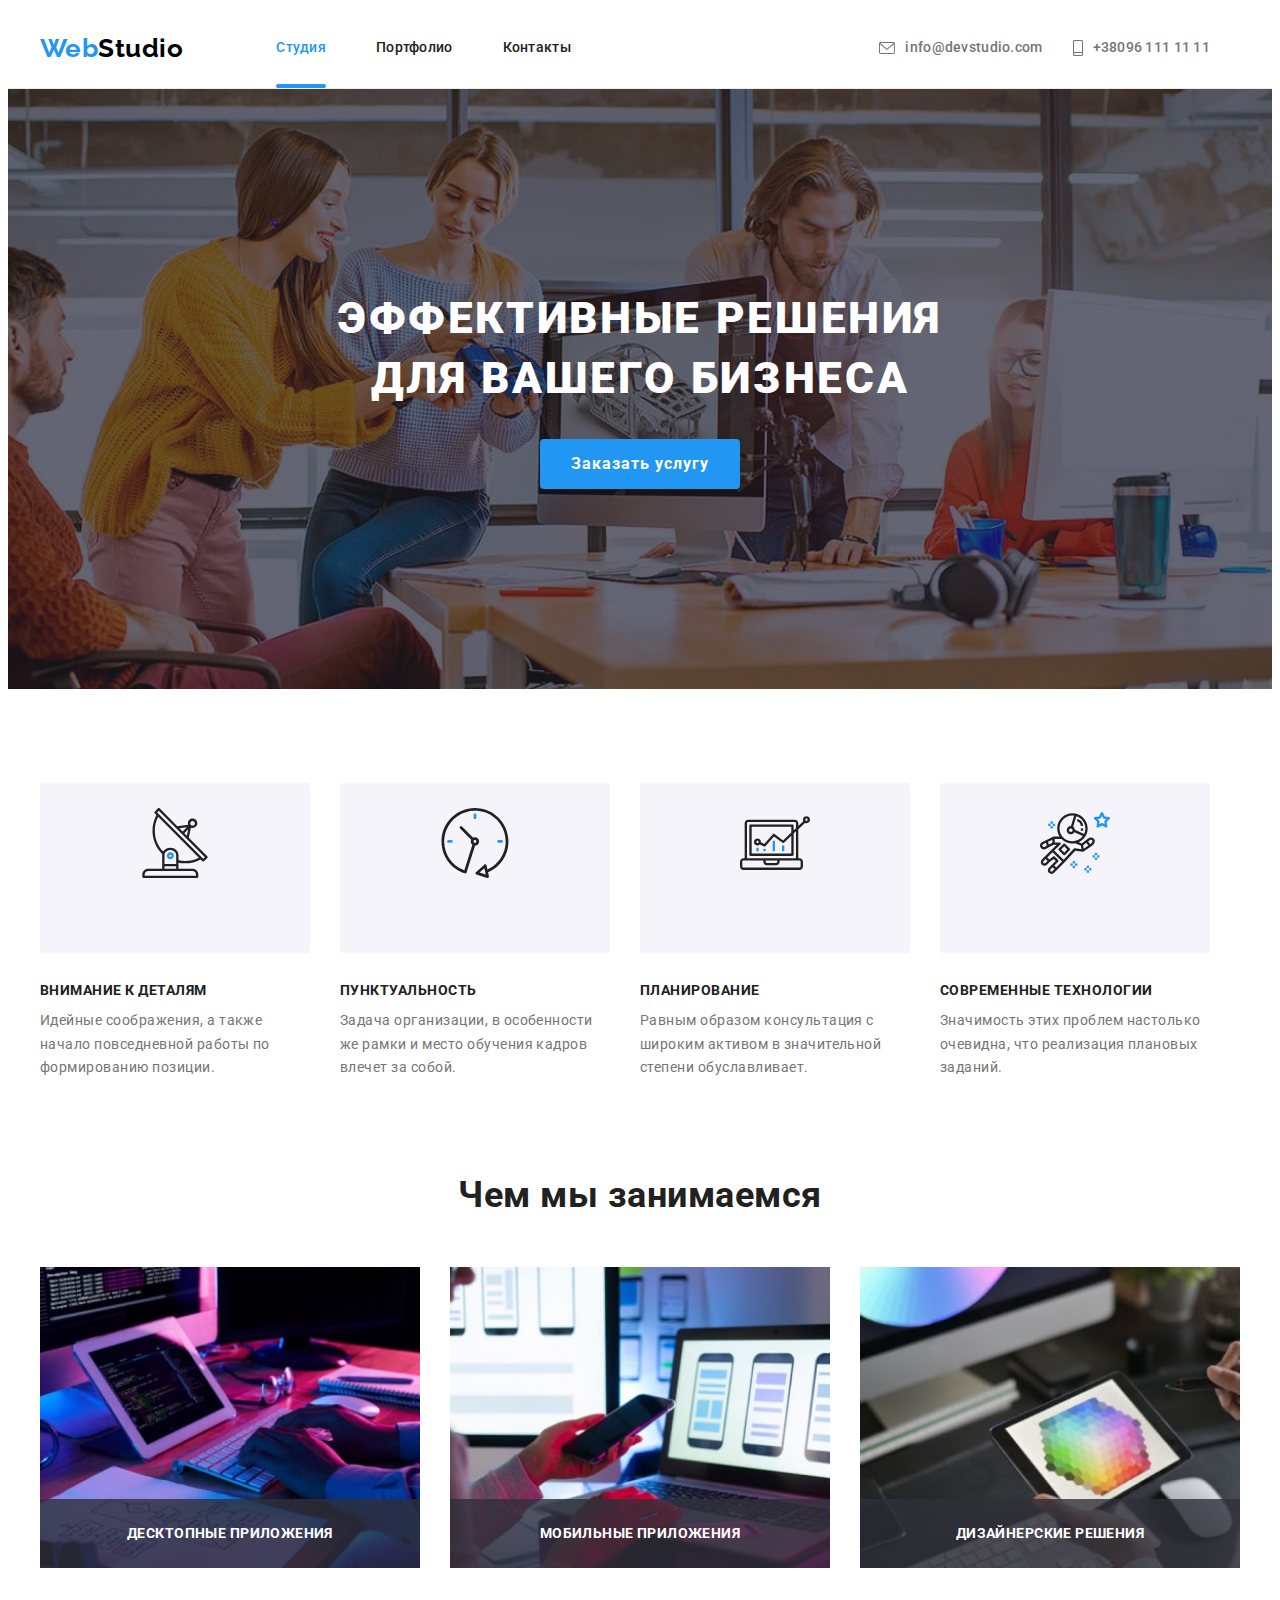
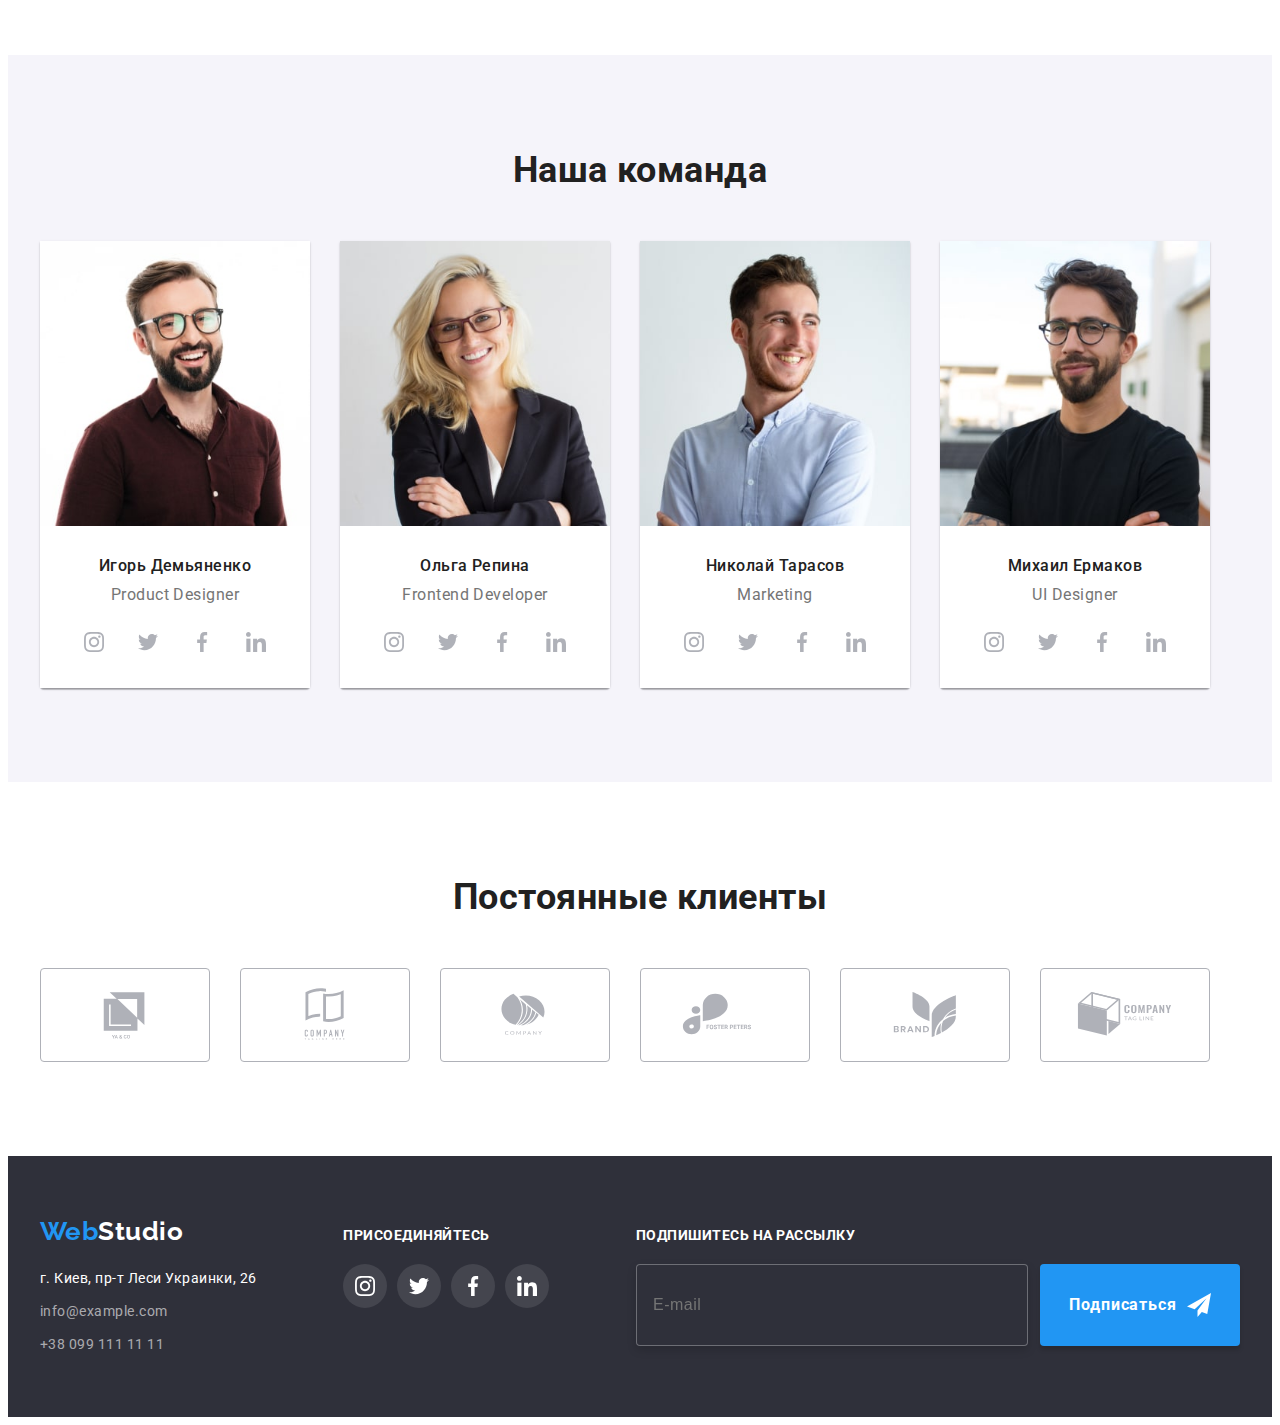
<file: index.html>
<!DOCTYPE html>
<html lang="ru">

<head>
    <meta charset="UTF-8">
    <meta http-equiv="X-UA-Compatible" content="IE=edge">
    <meta name="viewport" content="width=device-width, initial-scale=1.0">
    <link rel="preconnect" href="https://fonts.googleapis.com">
    <link rel="preconnect" href="https://fonts.gstatic.com" crossorigin>
    <link
        href="https://fonts.googleapis.com/css2?family=Raleway:wght@700&family=Roboto:wght@400;500;700;900&display=swap"
        rel="stylesheet">
    <link rel="stylesheet" href="https://cdnjs.cloudflare.com/ajax/libs/modern-normalize/1.1.0/modern-normalize.min.css"
        integrity="sha512-wpPYUAdjBVSE4KJnH1VR1HeZfpl1ub8YT/NKx4PuQ5NmX2tKuGu6U/JRp5y+Y8XG2tV+wKQpNHVUX03MfMFn9Q=="
        crossorigin="anonymous" referrerpolicy="no-referrer" />
    <link rel="stylesheet" href="./css/main.min.css">
    <link rel="stylesheet" href="./css/main.css">
    <title>Эффективные решения для вашего бизнеса></title>
</head>

<body>
    <!-- Шапка проекта -->
    <header class="header">
        <div class="container header__container">
            <nav class="navigation">
                <a href="" class="header__logo--indent logo--black"><span class="logo--main">Web</span>Studio</a>
                <ul class="navigation__list">
                    <li class="navigation__item"><a class="navigation__link current" href="./index.html">Студия</a></li>
                    <li class="navigation__item"><a class="navigation__link" href="./portfolio.html">Портфолио</a></li>
                    <li class="navigation__item"><a class="navigation__link" href="">Контакты</a></li>
                </ul>
            </nav>
            <ul class="contacts-list header__contacts-list">
                <li class="contacts-list__item">
                    <a class="contacts-list__link" href="mailto:">
                        <svg class="contacts-list__icon-envelop" width="16" height="12">
                            <use href="./css/icons/symbol-defs.svg#icon-envelope"></use>
                        </svg>
                        info@devstudio.com</a>
                </li>
                <li class="contacts-list__item">
                    <a class="contacts-list__link" href="tel:+380961111111">
                        <svg class="contacts-list__icon-tel" width="10" height="16">
                            <use href="./css/icons/symbol-defs.svg#icon-smartphone"></use>
                        </svg>
                        +38096 111 11 11</a>
                </li>
            </ul>
            <button type="button" class="mobile-menu__button" aria-expanded="false" aria-controls="mobile-menu">
                <svg class="mobile-menu__icon" width="40" height="40">
                    <use href="./css/icons/symbol-defs.svg#icon-menu"></use>
                </svg>
            </button>
        </div> 
        </header> 

        <!-- Mob-menu -->
        
        <div class="mobile-menu is-hidden" id="mobile-menu">
            <div class="container"> 
                <div class="mob-menu-top">
                    <button type="button" class="mobile-menu__close-button" aria-expanded="true" aria-controls="mobile-menu">
                        <svg class="mobile-menu__close-icon" width="40" height="40">
                            <use href="./css/icons/symbol-defs.svg#icon-close_menu"></use>
                        </svg>
                    </button>
                <ul class="mobile-menu__nav-list">
                    <li class="mobile-menu__nav-item"><a class="mobile-menu__nav-link" href="./index.html">Студия</a></li>
                    <li class="mobile-menu__nav-item"><a class="mobile-menu__nav-link" href="./portfolio.html">Портфолио</a>
                    </li>
                    <li class="mobile-menu__nav-item"><a class="mobile-menu__nav-link" href="">Контакты</a></li>
                </ul>
                </div>
                <div class="mob-menu-bottom">
                <ul class="mobile-menu__contacts-list">
                    <li class="mobile-menu__contacts-item">
                        <a class="mobile-menu__contacts-tel" href="tel:+380961111111">
                            +38096 111 11 11</a>
                    </li>
                    <li class="mobile-menu__contacts-item">
                        <a class="mobile-menu__contacts-mail" href="mailto:">
                            info@devstudio.com</a>
                    </li>
                </ul>
                <ul class="mobile-menu__soc-list">
                    <li class="mobile-menu__soc-item"><a class="mobile-menu__soc-link" href="" target="_blank"
                            rel="noopener noreferrer nofollow">Instagram</a></li>
                    <li class="mobile-menu__soc-item"><a class="mobile-menu__soc-link" href="" target="_blank"
                            rel="noopener noreferrer nofollow">Twitter</a></li>
                    <li class="mobile-menu__soc-item"><a class="mobile-menu__soc-link" href="" target="_blank"
                            rel="noopener noreferrer nofollow">Facebook</a></li>
                    <li class="mobile-menu__soc-item"><a class="mobile-menu__soc-link" href="" target="_blank"
                            rel="noopener noreferrer nofollow">LinkedIn</a></li>
                </ul> 
                </div> 
            </div>
        </div>  

    <main>
        <!-- Герой  -->
        <section class="hero">
            <h1 class="hero__title">Эффективные решения<br>для вашего бизнеса</h1>
            <button type="button" class="button" data-modal-open>Заказать услугу</button>
        </section>  

        <!-- Преимущества компании -->
        <section class="properties">
            <div class="container">
                <h2 class="hidden">Преимущества компании</h2>
                <ul class="properties__list">
                    <li class="properties__item">
                        <a href="" class="properties__link">
                            <svg class="properties__icon" width="70" height="70">
                                <use href="./css/icons/symbol-defs.svg#icon-antenna"></use>
                            </svg></a>
                        <h3 class="properties__top-text">Внимание к деталям</h3>
                        <p class="properties__bottom-text">Идейные соображения, а также начало повседневной работы по
                            формированию позиции.</p>
                    </li>
                    <li class="properties__item">
                        <a href="" class="properties__link">
                            <svg class="properties__icon" width="70" height="70">
                                <use href="./css/icons/symbol-defs.svg#icon-clock"></use>
                            </svg></a>
                        <h3 class="properties__top-text">Пунктуальность</h3>
                        <p class="properties__bottom-text">Задача организации, в особенности же рамки и место обучения кадров
                            влечет за собой.</p>
                    </li>
                    <li class="properties__item">
                        <a href="" class="properties__link">
                            <svg class="properties__icon" width="70" height="70">
                                <use href="./css/icons/symbol-defs.svg#icon-diagram"></use>
                            </svg></a>
                        <h3 class="properties__top-text">Планирование</h3>
                        <p class="properties__bottom-text">Равным образом консультация с широким активом в значительной степени
                            обуславливает.</p>
                    </li>
                    <li class="properties__item">
                        <a href="" class="properties__link">
                            <svg class="properties__icon" width="70" height="70">
                                <use href="./css/icons/symbol-defs.svg#icon-astronaut"></use>
                            </svg></a>
                        <h3 class="properties__top-text">Современные технологии</h3>
                        <p class="properties__bottom-text">Значимость этих проблем настолько очевидна, что реализация плановых
                        заданий.</p>
                        </li>
                </ul>
            </div>
        </section>  

        <!-- Чем мы занимаемся  -->

        <section class="work">
            <div class="container">
                <h2 class="title">Чем мы занимаемся</h2>
                <ul class="work__list">
                    <li class="work__item">
                        <div class="work__content-box">
                            <img 
                            srcset="./images/work1-desk-1x.jpg 1x,
                            ./images/work1-desk-2x.jpg 2x"
                            src="./images/work1-desk-1x.jpg" 
                            alt="Печатает на клавиатуре" 
                            width="370" 
                            height="294">
                            <p class="work__text">Десктопные приложения</p>
                        </div>
                    </li>
                    <li class="work__item">
                        <div class="work__content-box">
                            <img srcset="./images/work2-desk-1x.jpg 1x,
                            ./images/work2-desk-2x.jpg 2x"
                            src="./images/work2-desk-1x.jpg" 
                            alt="Работает в телефоне" 
                            width="370" 
                            height="294">
                            <p class="work__text">Мобильные приложения</p>
                        </div>
                    </li>
                    <li class="work__item">
                        <div class="work__content-box">
                            <img srcset="./images/work3-desk-1x.jpg 1x,
                            ./images/work3-desk-2x.jpg 2x"
                            src="./images/work3-desk-1x.jpg" 
                            alt="Работает с планшетом" 
                            width="370" 
                            height="294">
                            <p class="work__text">Дизайнерские решения</p>
                        </div>
                    </li>
                </ul>
            </div>
        </section> 

        <!-- Наша команда -->

        <section class="team">
            <div class="container">
                <h2 class="title">Наша команда</h2>
                <ul class="team__list">
                    <li class="team__item">
                            <picture>
                                <source
                                srcset="./images/img-1-Demyanenko-mob-1x.jpg 1x,
                                ./images/img-1-Demyanenko-mob-2x.jpg 2x"
                                media="(max-width:767px)"
                                type="image/jpeg">
                                <source 
                                srcset="./images/img-1-Demyanenko-tab-1x.jpg 1x,
                                ./images/img-1-Demyanenko-tab-2x.jpg 2x" 
                                media="(min-width:768px)"
                                type="image/jpeg">
                                <source 
                                srcset="./images/img-1-Demyanenko-desk-1x.jpg 1x,
                                ./images/img-1-Demyanenko-desk-2x.jpg 2x" 
                                media="(min-width:1200px)"
                                type="image/jpeg">
                                <img src="./images/img-1-Demyanenko-mob-1x.jpg" 
                                alt="Портрет Игоря Демьяненка">
                            </picture>
                        <div class="team__content">
                            <h3 class="team__name">Игорь Демьяненко</h3>
                            <p lang="en" class="team__position">Product Designer</p>
                            <ul class="team__contact-list">
                                <li class="team__contact-item">
                                    <a href="" class="team__contact-link">
                                        <svg class="team__contact-icon" width="20" height="20">
                                            <use href="./css/icons/symbol-defs.svg#icon-instagram"></use>
                                        </svg></a>
                                </li>
                                <li class="team__contact-item">
                                    <a href="" class="team__contact-link">
                                        <svg class="team__contact-icon" width="20" height="20">
                                            <use href="./css/icons/symbol-defs.svg#icon-twitter"></use>
                                        </svg></a>
                                </li>
                                <li class="team__contact-item">
                                    <a href="" class="team__contact-link">
                                        <svg class="team__contact-icon" width="20" height="20">
                                            <use href="./css/icons/symbol-defs.svg#icon-facebook"></use>
                                        </svg></a>
                                </li>
                                <li class="team__contact-item">
                                    <a href="" class="team__contact-link">
                                        <svg class="team__contact-icon" width="20" height="20">
                                            <use href="./css/icons/symbol-defs.svg#icon-linkedin"></use>
                                        </svg></a>
                                </li>
                            </ul>
                        </div>
                    <li class="team__item">
                     <picture>
                        <source srcset="./images/img-2-Repina-mob-1x.jpg 1x,
                                ./images/img-2-Repina-mob-2x.jpg 2x" 
                                media="(max-width:767px)"
                                type="image/jpeg">
                        <source srcset="./images/img-2-Repina-tab-1x.jpg 1x,
                                ./images/img-2-Repina-tab-2x.jpg 2x" 
                                media="(min-width:768px)"
                                type="image/jpeg">
                        <source srcset="./images/img-2-Repina-desk-1x.jpg 1x,
                                ./images/img-2-Repina-desk-2x.jpg 2x" 
                                media="(min-width:1200px)"
                                type="image/jpeg">
                        <img src="./images/img-2-Repina-mob-1x.jpg" alt="Портрет Ольги Репиной">
                    </picture>
                        <div class="team__content">
                            <h3 class="team__name">Ольга Репина</h3>
                            <p lang="en" class="team__position">Frontend Developer</p>
                            <ul class="team__contact-list">
                                <li class="team__contact-item">
                                    <a href="" class="team__contact-link">
                                        <svg class="team__contact-icon" width="20" height="20">
                                            <use href="./css/icons/symbol-defs.svg#icon-instagram"></use>
                                        </svg></a>
                                </li>
                                <li class="team__contact-item">
                                    <a href="" class="team__contact-link">
                                        <svg class="team__contact-icon" width="20" height="20">
                                            <use href="./css/icons/symbol-defs.svg#icon-twitter"></use>
                                        </svg></a>
                                </li>
                                <li class="team__contact-item">
                                    <a href="" class="team__contact-link">
                                        <svg class="team__contact-icon" width="20" height="20">
                                            <use href="./css/icons/symbol-defs.svg#icon-facebook"></use>
                                        </svg></a>
                                </li>
                                <li class="team__contact-item">
                                    <a href="" class="team__contact-link">
                                        <svg class="team__contact-icon" width="20" height="20">
                                            <use href="./css/icons/symbol-defs.svg#icon-linkedin"></use>
                                        </svg></a>
                                </li>
                            </ul>
                        </div>
                    </li>
                    <li class="team__item">
                        <picture>
                            <source srcset="./images/img-3-Tarasov-mob-1x.jpg 1x,
                                            ./images/img-3-Tarasov-mob-2x.jpg 2x" 
                                            media="(max-width:767px)"
                                            type="image/jpeg">
                            <source srcset="./images/img-3-Tarasov-tab-1x.jpg 1x,
                                            ./images/img-3-Tarasov-tab-2x.jpg 2x" 
                                            media="(min-width:768px)"
                                            type="image/jpeg">
                            <source srcset="./images/img-3-Tarasov-desk-1x.jpg 1x,
                                            ./images/img-3-Tarasov-desk-2x.jpg 2x" 
                                            media="(min-width:1200px)"
                                            type="image/jpeg">
                            <img src="./images/img-3-Tarasov-mob-1x.jpg" 
                            alt="Портрет Николая Тарасова">
                        </picture>
                        <div class="team__content">
                            <h3 class="team__name">Николай Тарасов</h3>
                            <p lang="en" class="team__position">Marketing</p>
                            <ul class="team__contact-list">
                                <li class="team__contact-item">
                                    <a href="" class="team__contact-link">
                                        <svg class="team__contact-icon" width="20" height="20">
                                            <use href="./css/icons/symbol-defs.svg#icon-instagram"></use>
                                        </svg></a>
                                </li>
                                <li class="team__contact-item">
                                    <a href="" class="team__contact-link">
                                        <svg class="team__contact-icon" width="20" height="20">
                                            <use href="./css/icons/symbol-defs.svg#icon-twitter"></use>
                                        </svg></a>
                                </li>
                                <li class="team__contact-item">
                                    <a href="" class="team__contact-link">
                                        <svg class="team__contact-icon" width="20" height="20">
                                            <use href="./css/icons/symbol-defs.svg#icon-facebook"></use>
                                        </svg></a>
                                </li>
                                <li class="team__contact-item">
                                    <a href="" class="team__contact-link">
                                        <svg class="team__contact-icon" width="20" height="20">
                                            <use href="./css/icons/symbol-defs.svg#icon-linkedin"></use>
                                        </svg></a>
                                </li>
                            </ul>
                        </div>
                    </li>
                    <li class="team__item">
                        <picture>
                            <source srcset="./images/img-4-Ermakov-mob-1x.jpg 1x,
                                            ./images/img-4-Ermakov-mob-2x.jpg 2x" 
                                            media="(max-width:767px)"
                                            type="image/jpeg">
                            <source srcset="./images/img-4-Ermakov-tab-1x.jpg 1x,
                                            ./images/img-4-Ermakov-tab-2x.jpg 2x" 
                                            media="(min-width:768px)"
                                            type="image/jpeg">
                            <source srcset="./images/img-4-Ermakov-desk-1x.jpg 1x,
                                            ./images/img-4-Ermakov-desk-2x.jpg 2x" 
                                            media="(min-width:1200px)"
                                            type="image/jpeg">
                            <img src="./images/img-4-Ermakov-mob-1x.jpg" alt="Портрет Михаила Ермакова">
                        </picture>                    
                        <div class="team__content">
                            <h3 class="team__name">Михаил Ермаков</h3>
                            <p lang="en" class="team__position">UI Designer</p>
                            <ul class="team__contact-list">
                                <li class="team__contact-item">
                                    <a href="" class="team__contact-link">
                                        <svg class="team__contact-icon" width="20" height="20">
                                            <use href="./css/icons/symbol-defs.svg#icon-instagram"></use>
                                        </svg></a>
                                </li>
                                <li class="team__contact-item">
                                    <a href="" class="team__contact-link">
                                        <svg class="team__contact-icon" width="20" height="20">
                                            <use href="./css/icons/symbol-defs.svg#icon-twitter"></use>
                                        </svg></a>
                                </li>
                                <li class="team__contact-item">
                                    <a href="" class="team__contact-link">
                                        <svg class="team__contact-icon" width="20" height="20">
                                            <use href="./css/icons/symbol-defs.svg#icon-facebook"></use>
                                        </svg></a>
                                </li>
                                <li class="team__contact-item">
                                    <a href="" class="team__contact-link">
                                        <svg class="team__contact-icon" width="20" height="20">
                                            <use href="./css/icons/symbol-defs.svg#icon-linkedin"></use>
                                        </svg></a>
                                </li>
                            </ul>
                        </div>
                    </li>
                </ul>
            </div>
        </section> 

        <!-- Постоянные клиенты -->

        <section class="clients">
            <div class="container">
                <h2 class="title">Постоянные клиенты</h2>
                <ul class="clients-list">
                    <li class="clients-item">
                        <a href="" class="clients-link">
                            <svg class="clients-icon" width="106" height="60">
                                <use href="./css/icons/symbol-defs.svg#icon-Logo1"></use>
                            </svg></a>
                    </li>
                    <li class="clients-item">
                        <a href="" class="clients-link">
                            <svg class="clients-icon" width="106" height="60">
                                <use href="./css/icons/symbol-defs.svg#icon-Logo2"></use>
                            </svg></a>
                    </li>
                    <li class="clients-item">
                        <a href="" class="clients-link">
                            <svg class="clients-icon" width="106" height="60">
                                <use href="./css/icons/symbol-defs.svg#icon-Logo3"></use>
                            </svg></a>
                    </li>
                    <li class="clients-item">
                        <a href="" class="clients-link">
                            <svg class="clients-icon" width="106" height="60">
                                <use href="./css/icons/symbol-defs.svg#icon-Logo4"></use>
                            </svg></a>
                    </li>
                    <li class="clients-item">
                        <a href="" class="clients-link">
                            <svg class="clients-icon" width="106" height="60">
                                <use href="./css/icons/symbol-defs.svg#icon-Logo5"></use>
                            </svg></a>
                    </li>
                    <li class="clients-item">
                        <a href="" class="clients-link">
                            <svg class="clients-icon" width="106" height="60">
                                <use href="./css/icons/symbol-defs.svg#icon-Logo6"></use>
                            </svg></a>
                    </li>
                </ul>
            </div>
        </section> 
    </main>

    <!-- Футер -->

    <footer class="footer">
        <div class="footer__content container">
            <div class="address footer__address">
                <a class="footer__logo--indent logo--white link" href=""><span class="footer__logo--main">Web</span>Studio</a>
                <address class="address__content">
                    <ul class="address__list">
                        <li class="address__item">
                            <a class="address__postal-link" href="https://goo.gl/maps/cTXmJnBmYdjru8LE6"
                                target="_blank" rel="noopener noreferrer nofollow">г. Киев, пр-т Леси Украинки, 26</a>
                        </li>
                        <li class="address__item">
                            <a class="address__mail-link" href="mailto:info@example.com">info@example.com</a>
                        </li>
                        <li class="address__item">
                            <a class="address__tel-link" href="tel:+380991111111">+38 099 111 11 11</a></li>
                    </ul>
                </address>
            </div>
            <div class="connection-content footer__connection-content">
                <p class="connection-content__title footer__connection-content__title">присоединяйтесь</p>
                <ul class="soc-media__list">
                    <li class="soc-media__item">
                        <a href="" class="soc-media__link">
                            <svg class="soc-media__icon" width="20" height="20">
                                <use href="./css/icons/symbol-defs.svg#icon-instagram"></use>
                            </svg></a>
                    </li>
                    <li class="soc-media__item">
                        <a href="" class="soc-media__link">
                            <svg class="soc-media__icon" width="20" height="20">
                                <use href="./css/icons/symbol-defs.svg#icon-twitter"></use>
                            </svg></a>
                    </li>
                    <li class="soc-media__item">
                        <a href="" class="soc-media__link">
                            <svg class="soc-media__icon" width="20" height="20">
                                <use href="./css/icons/symbol-defs.svg#icon-facebook"></use>
                            </svg></a>
                    </li>
                    <li class="soc-media__item">
                        <a href="" class="soc-media__link">
                            <svg class="soc-media__icon" width="20" height="20">
                                <use href="./css/icons/symbol-defs.svg#icon-linkedin"></use>
                            </svg></a>
                    </li>
                </ul>
            </div>
            <div class="mailing">
                <form>
                    <p class="mailing__title footer__mailing__title">Подпишитесь на рассылку</p>
                    <div class="mailing__actions">
                        <input type="email" id="email" name="email" class="mailing__input" placeholder="E-mail">
                        <button type="submit" class="button mailing__button"><span class="mailing__button-name">Подписаться</span>
                            <svg class="mailing__icon" width="24" height="24">
                                <use href="./css/icons/symbol-defs.svg#icon-icon-send"></use>
                            </svg>
                        </button>
                    </div>
                </form>
            </div>
        </div>
    </footer>   

    <!-- Modal -->
    
    <div class="backdrop is-hidden" data-modal>
        <div class="modal">
            <button class="modal-close-btn" type="button" data-modal-close>
                <svg class="modal-close-btn-icon" width="11" height="11">
                    <use href="./css/icons/symbol-defs.svg#icon-close-black"></use>
                </svg>
            </button>
            <p class="modal-tittle">Оставьте свои данные, мы вам перезвоним</p>
        <div class="modal-field">
            <label for="username" class="modal-label">Имя</label>
            <div class="modal-input-content">
            <input type="text" name="username" id="username" class="modal-input" minlength="2" required autofocus placeholder=" ">
            <svg class="modal-icon" width="18" height="18">
                <use href="./css/icons/symbol-defs.svg#icon-person-black"></use>
            </svg>
            </div>
        </div>
        <div class="modal-field">
            <label for="tel" class="modal-label">Телефон</label>
            <div class="modal-input-content">
            <input type="tel" name="telephone" id="tel" class="modal-input" minlength="17" title="+38(096)-111-11-11" required placeholder=" ">
            <svg class="modal-icon" width="18" height="18">
                 <use href="./css/icons/symbol-defs.svg#icon-phone-black"></use>
            </svg>
            </div>
        </div>
        <div class="modal-field">
            <label for="mail" class="modal-label">Почта</label>
            <div class="modal-input-content">
            <input type="email" name="email" id="mail" class="modal-input" required placeholder=" ">
            <svg class="modal-icon" width="18" height="18">
                 <use href="./css/icons/symbol-defs.svg#icon-email-black"></use>
            </svg>
            </div>
        </div>
            <label for="text-area" class="modal-text-area-label">Комментарий</label>
            <textarea name="text-area" id="text-area" class="modal-text-area" placeholder="Введите текст"></textarea>
        <div class="check-content">
        <input type="checkbox" class="input-check hidden" id="input-check" name="policy" value="policy">
        <label for="input-check" class="check-text">
            <svg class="modal-check-icon" width="11" height="8">
                <use href="./css/icons/symbol-defs.svg#icon-check"></use>
            </svg>
            <span>Соглашаюсь с рассылкой и принимаю <a href="" target="_blank" class="input-check-rules">Условия договора</a></span>
        </label>
        </div>
            <button type="submit" class="modal__button button"><span class="modal-button-name">Отправить</span>
            </button>
        </div>
    </div>

    <!-- Scripts -->

    <script src="./js/modal.js"></script>
    <script src="./js/menu.js"></script> 
</body>

</html>
</file>
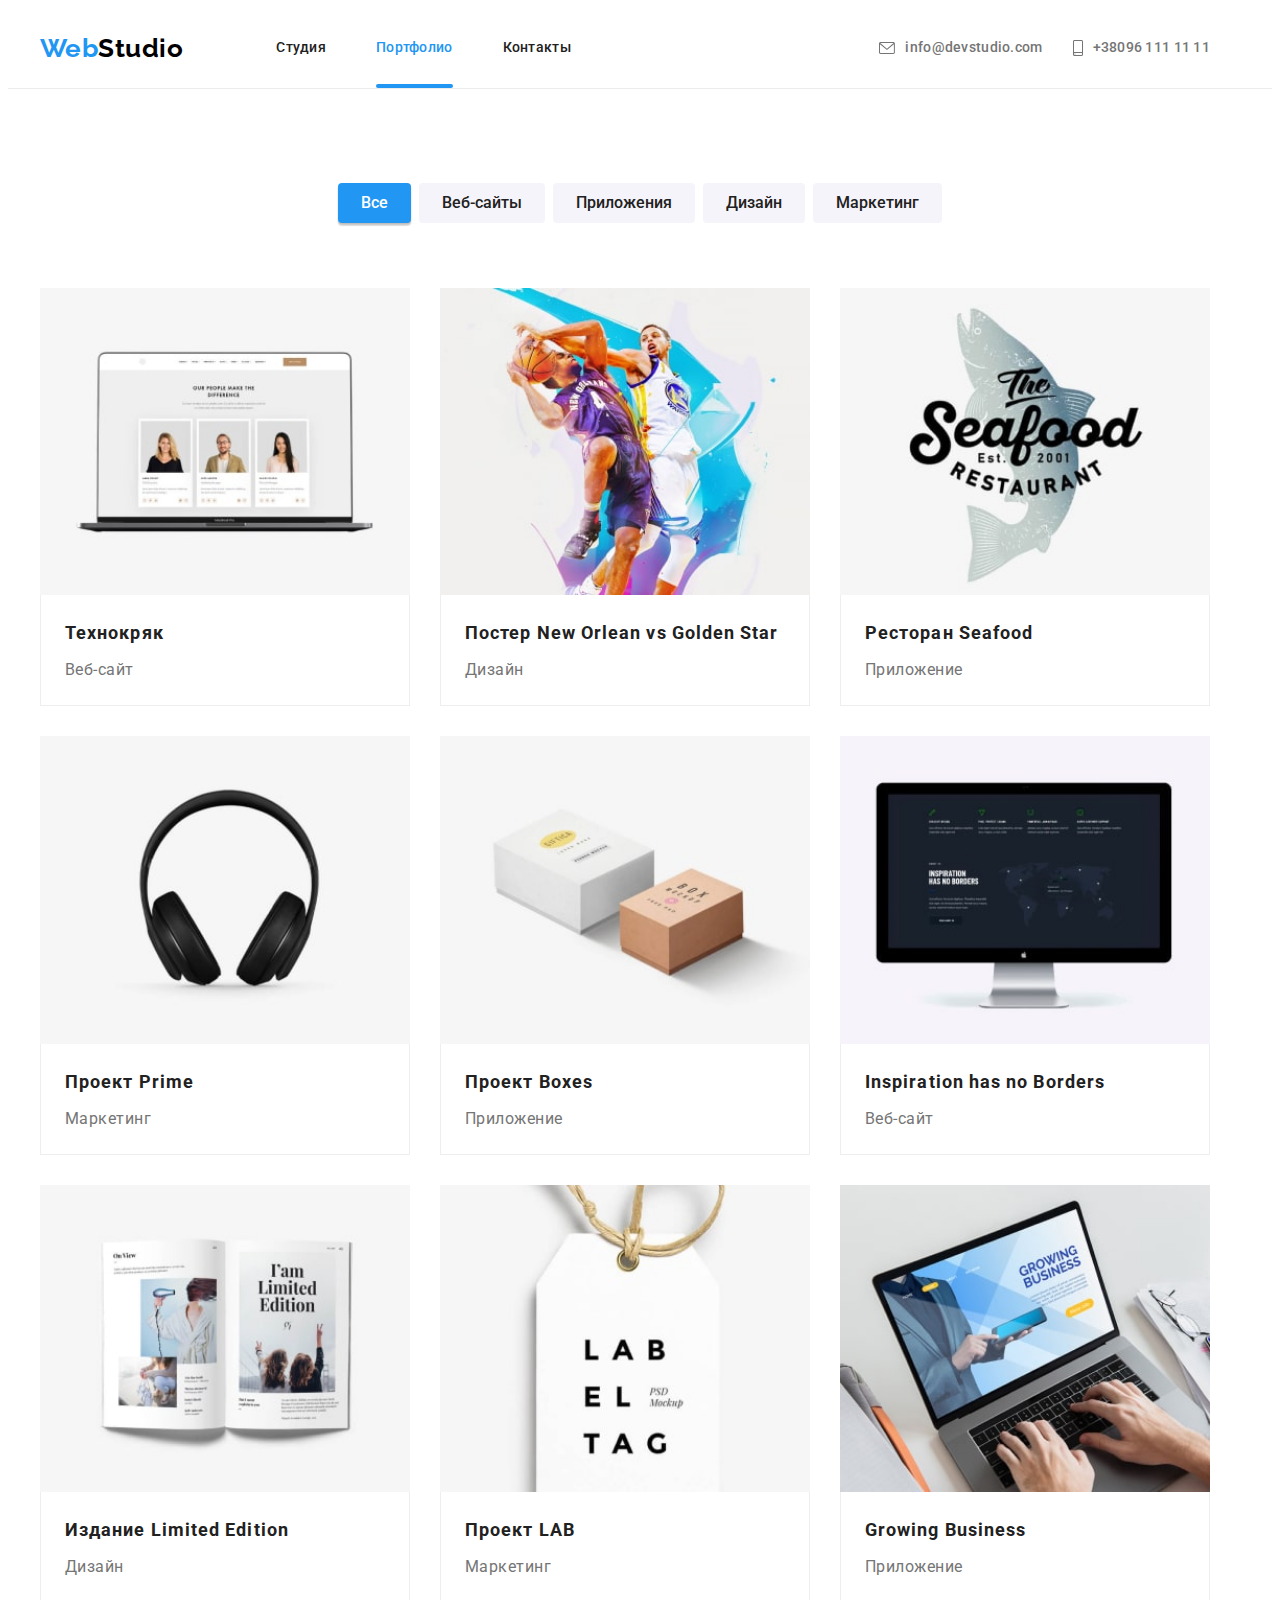
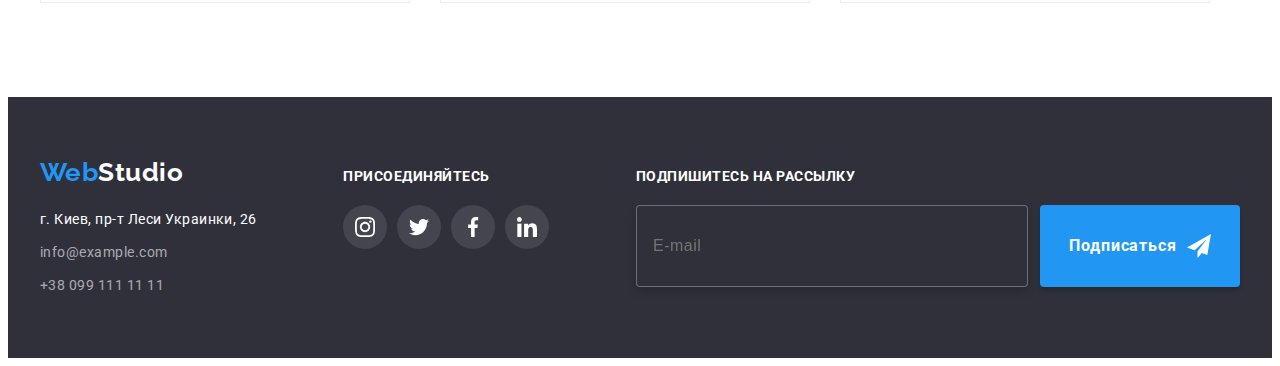
<file: portfolio.html>
<!DOCTYPE html>
<html lang="ru">

<head>
    <meta charset="UTF-8">
    <meta http-equiv="X-UA-Compatible" content="IE=edge">
    <meta name="viewport" content="width=device-width, initial-scale=1.0">
    <link rel="preconnect" href="https://fonts.googleapis.com">
    <link rel="preconnect" href="https://fonts.gstatic.com" crossorigin>
    <link
        href="https://fonts.googleapis.com/css2?family=Raleway:wght@700&family=Roboto:wght@400;500;700;900&display=swap"
        rel="stylesheet">
    <link rel="stylesheet" href="https://cdnjs.cloudflare.com/ajax/libs/modern-normalize/1.1.0/modern-normalize.min.css"
        integrity="sha512-wpPYUAdjBVSE4KJnH1VR1HeZfpl1ub8YT/NKx4PuQ5NmX2tKuGu6U/JRp5y+Y8XG2tV+wKQpNHVUX03MfMFn9Q=="
        crossorigin="anonymous" referrerpolicy="no-referrer" />
    <link rel="stylesheet" href="./css/main.min.css">
    <link rel="stylesheet" href="./css/main.css">
    <title>Портфолио</title>
</head>

<body>
    <!-- Шапка проекта -->
    <header class="header">
        <div class="container header__container">
            <nav class="navigation">
                <a href="" class="header__logo--indent logo--black"><span class="logo--main">Web</span>Studio</a>
                <ul class="navigation__list">
                    <li class="navigation__item"><a class="navigation__link" href="./index.html">Студия</a></li>
                    <li class="navigation__item"><a class="navigation__link current" href="./portfolio.html">Портфолио</a></li>
                    <li class="navigation__item"><a class="navigation__link" href="">Контакты</a></li>
                </ul>
            </nav>
            <ul class="contacts-list header__contacts-list">
                <li class="contacts-list__item">
                    <a class="contacts-list__link" href="mailto:">
                        <svg class="contacts-list__icon-envelop" width="16" height="12">
                            <use href="./css/icons/symbol-defs.svg#icon-envelope"></use>
                        </svg>
                        info@devstudio.com</a>
                </li>
                <li class="contacts-list__item">
                    <a class="contacts-list__link" href="tel:+380961111111">
                        <svg class="contacts-list__icon-tel" width="10" height="16">
                            <use href="./css/icons/symbol-defs.svg#icon-smartphone"></use>
                        </svg>
                        +38096 111 11 11</a>
                </li>
            </ul>
            <button type="button" class="mobile-menu__button" aria-expanded="false" aria-controls="mobile-menu">
                <svg class="mobile-menu__icon" width="40" height="40">
                    <use href="./css/icons/symbol-defs.svg#icon-menu"></use>
                </svg>
            </button>
        </div>
    </header>
    
    <!-- Mob-menu -->
    
    <div class="mobile-menu is-hidden" id="mobile-menu">
        <div class="container">
            <div class="mob-menu-top">
                <button type="button" class="mobile-menu__close-button" aria-expanded="true" aria-controls="mobile-menu">
                    <svg class="mobile-menu__close-icon" width="40" height="40">
                        <use href="./css/icons/symbol-defs.svg#icon-close_menu"></use>
                    </svg>
                </button>
                <ul class="mobile-menu__nav-list">
                    <li class="mobile-menu__nav-item"><a class="mobile-menu__nav-link" href="./index.html">Студия</a></li>
                    <li class="mobile-menu__nav-item"><a class="mobile-menu__nav-link" href="./portfolio.html">Портфолио</a>
                    </li>
                    <li class="mobile-menu__nav-item"><a class="mobile-menu__nav-link" href="">Контакты</a></li>
                </ul>
            </div>
            <div class="mob-menu-bottom">
                <ul class="mobile-menu__contacts-list">
                    <li class="mobile-menu__contacts-item">
                        <a class="mobile-menu__contacts-tel" href="tel:+380961111111">
                            +38096 111 11 11</a>
                    </li>
                    <li class="mobile-menu__contacts-item">
                        <a class="mobile-menu__contacts-mail" href="mailto:">
                            info@devstudio.com</a>
                    </li>
                </ul>
                <ul class="mobile-menu__soc-list">
                    <li class="mobile-menu__soc-item"><a class="mobile-menu__soc-link" href="" target="_blank"
                            rel="noopener noreferrer nofollow">Instagram</a></li>
                    <li class="mobile-menu__soc-item"><a class="mobile-menu__soc-link" href="" target="_blank"
                            rel="noopener noreferrer nofollow">Twitter</a></li>
                    <li class="mobile-menu__soc-item"><a class="mobile-menu__soc-link" href="" target="_blank"
                            rel="noopener noreferrer nofollow">Facebook</a></li>
                    <li class="mobile-menu__soc-item"><a class="mobile-menu__soc-link" href="" target="_blank"
                            rel="noopener noreferrer nofollow">LinkedIn</a></li>
                </ul>
            </div>
        </div>
    </div>

    <main>
        <section class="examples">
            <div class="container">
                <h1 class="hidden">Примеры работ</h1>
                <ul class="btn-list">
                    <li class="btn-content"><button type="button" class="examples-btn-item current">Все</button></li>
                    <li class="btn-content"><button type="button" class="examples-btn-item">Веб-сайты</button></li>
                    <li class="btn-content"><button type="button" class="examples-btn-item">Приложения</button></li>
                    <li class="btn-content"><button type="button" class="examples-btn-item">Дизайн</button></li>
                    <li class="btn-content"><button type="button" class="examples-btn-item">Маркетинг</button></li>
                </ul>

                <ul class="examples-list">
                    <li class="examples-item">
                            <div class="examples-top-box">
                                <picture>
                                    <source srcset="./images-portfolio/technokryak-mob-1x.jpg 1x,
                                                    ./images-portfolio/technokryak-mob-2x.jpg 2x" 
                                                    media="(max-width:767px)"
                                                    type="image/jpeg">
                                    <source srcset="./images-portfolio/technokryak-tab-1x.jpg 1x,
                                                    ./images-portfolio/technokryak-tab-2x.jpg 2x" 
                                                    media="(min-width:768px)"
                                                    type="image/jpeg">
                                    <source srcset="./images-portfolio/technokryak-desk-1x.jpg 1x,
                                                    ./images-portfolio/technokryak-desk-2x.jpg 2x" 
                                                    media="(min-width:1200px)"
                                                    type="image/jpeg">
                                    <img src="./images-portfolio/technokryak-mob-1x.jpg.jpg" 
                                    alt="Страница сайта на ноутбуке">
                                </picture>
                                <p class="examples-top-text">Ресурс предлагает комплексные предложения с разным уровнем функционала и сервисов. Все это позволит посетителю получить
                                исчерпывающие сведения о компании или частном лице.</p>
                            </div>
                            <div class="examples-content">
                                <h2 class="examples-title">Технокряк</h2>
                                <p class="examples-text">Веб-сайт</p>
                            </div>
                    </li>
                    <li class="examples-item">
                            <div class="examples-top-box">
                                <picture>
                                    <source srcset="./images-portfolio/no_vs_gs_mob-1x.jpg 1x,
                                                    ./images-portfolio/no_vs_gs_mob-2x.jpg 2x"
                                                    media="(max-width:767px)"
                                                    type="image/jpeg">
                                    <source srcset="./images-portfolio/no_vs_gs_tab-1x.jpg 1x,
                                                    ./images-portfolio/no_vs_gs_tab-2x.jpg 2x"
                                                    media="(min-width:768px)"
                                                    type="image/jpeg">
                                    <source srcset="./images-portfolio/no_vs_gs_desk-1x.jpg 1x,
                                                    ./images-portfolio/no_vs_gs_desk-2x.jpg 2x"
                                                     media="(min-width:1200px)"
                                                     type="image/jpeg">
                                    <img src="./images-portfolio/no_vs_gs_mob-1x.jpg" alt="Игра в баскетбол">
                                </picture>
                            <p class="examples-top-text">Ресурс предлагает комплексные предложения с разным уровнем функционала и сервисов. Все это позволит посетителю получить
                                исчерпывающие сведения о компании или частном лице.</p>
                            </div>
                            <div class="examples-content">
                                <h2 class="examples-title">Постер New Orlean vs Golden Star</h2>
                                <p class="examples-text">Дизайн</p>
                            </div>
                    </li>
                    <li class="examples-item">
                            <div class="examples-top-box">
                                <picture>
                                    <source srcset="./images-portfolio/seafood-mob-1x.jpg 1x,
                                                    ./images-portfolio/seafood-mob-2x.jpg 2x"
                                                    media="(max-width:767px)"
                                                    type="image/jpeg">
                                    <source srcset="./images-portfolio/seafood-tab-1x.jpg 1x,
                                                    ./images-portfolio/seafood-tab-2x.jpg 2x"
                                                    media="(min-width:768px)"
                                                    type="image/jpeg">
                                    <source srcset="./images-portfolio/seafood-desk-1x.jpg 1x,
                                                    ./images-portfolio/seafood-desk-2x.jpg 2x"
                                                    media="(min-width:1200px)"
                                                    type="image/jpeg">
                                    <img src="./images-portfolio/seafood-mob-1x.jpg" alt="Рыба">
                                </picture>
                            <p class="examples-top-text">Ресурс предлагает комплексные предложения с разным уровнем функционала и сервисов. Все это позволит посетителю получить
                                исчерпывающие сведения о компании или частном лице.</p>
                            </div>
                            <div class="examples-content">
                                <h2 class="examples-title">Ресторан Seafood</h2>
                                <p class="examples-text">Приложение</p>
                            </div>
                    </li>
                    <li class="examples-item">
                            <div class="examples-top-box">
                                <picture>
                                    <source srcset="./images-portfolio/prime-mob-1x.jpg 1x,
                                                    ./images-portfolio/prime-mob-2x.jpg 2x"
                                                    media="(max-width:767px)"
                                                    type="image/jpeg">
                                    <source srcset="./images-portfolio/prime-tab-1x.jpg 1x,
                                                    ./images-portfolio/prime-tab-2x.jpg 2x"
                                                    media="(min-width:768px)"
                                                    type="image/jpeg">
                                    <source srcset="./images-portfolio/prime-desk-1x.jpg 1x,
                                                    ./images-portfolio/prime-desk-2x.jpg 2x"
                                                    media="(min-width:1200px)"
                                                    type="image/jpeg">
                                    <img src="./images-portfolio/prime-mob-1x.jpg" alt="Чёрные наушники">
                                </picture>
                            <p class="examples-top-text">Ресурс предлагает комплексные предложения с разным уровнем функционала и сервисов. Все это позволит посетителю получить
                                исчерпывающие сведения о компании или частном лице.</p>
                            </div>
                            <div class="examples-content">
                                <h2 class="examples-title">Проект Prime</h2>
                                <p class="examples-text">Маркетинг</p>
                            </div>
                    </li>
                    <li class="examples-item">
                            <div class="examples-top-box">
                                <picture>
                                    <source srcset="./images-portfolio/boxes-mob-1x.jpg 1x,
                                                    ./images-portfolio/boxes-mob-2x.jpg 2x" 
                                                    media="(max-width:767px)"
                                                    type="image/jpeg">
                                    <source srcset="./images-portfolio/boxes-tab-1x.jpg 1x,
                                                    ./images-portfolio/boxes-tab-2x.jpg 2x" 
                                                    media="(min-width:768px)">
                                    <source srcset="./images-portfolio/boxes-desk-1x.jpg 1x,
                                                    ./images-portfolio/boxes-desk-2x.jpg 2x"
                                                    media="(min-width:1200px)"
                                                    type="image/jpeg">
                                    <img src="./images-portfolio/boxes-mob-1x.jpg" alt="Две коробки">
                                </picture>
                            <p class="examples-top-text">Ресурс предлагает комплексные предложения с разным уровнем функционала и сервисов. Все это позволит посетителю получить
                                исчерпывающие сведения о компании или частном лице.</p>
                            </div>
                            <div class="examples-content">
                                <h2 class="examples-title">Проект Boxes</h2>
                                <p class="examples-text">Приложение</p>
                            </div>
                    </li>
                    <li class="examples-item">
                            <div class="examples-top-box">
                                <picture>
                                    <source srcset="./images-portfolio/inspiration_has_no_borders-mob-1x.jpg 1x,
                                                    ./images-portfolio/inspiration_has_no_borders-mob-2x.jpg 2x" 
                                                    media="(max-width:767px)"
                                                    type="image/jpeg">
                                    <source srcset="./images-portfolio/inspiration_has_no_borders-tab-1x.jpg 1x,
                                                    ./images-portfolio/inspiration_has_no_borders-tab-2x.jpg 2x" 
                                                    media="(min-width:768px)"
                                                    type="image/jpeg">
                                    <source srcset="./images-portfolio/inspiration_has_no_borders-desk-1x.jpg 1x,
                                                    ./images-portfolio/inspiration_has_no_borders-desk-2x.jpg 2x"
                                                    media="(min-width:1200px)"
                                                    type="image/jpeg">
                                    <img src="./images-portfolio/inspiration_has_no_borders-mob-1x.jpg" alt="Монитор">
                                </picture>
                            <p class="examples-top-text">Ресурс предлагает комплексные предложения с разным уровнем функционала и сервисов. Все это позволит посетителю получить
                                исчерпывающие сведения о компании или частном лице.</p>
                            </div>
                                <div class="examples-content">
                                <h2 class="examples-title">Inspiration has no Borders</h2>
                                <p class="examples-text">Веб-сайт</p>
                            </div>
                    </li>
                    <li class="examples-item">
                            <div class="examples-top-box">
                                <picture>
                                    <source srcset="./images-portfolio/limited_edition-mob-1x.jpg 1x,
                                                    ./images-portfolio/limited_edition-mob-2x.jpg 2x"
                                                    media="(max-width:767px)"
                                                    type="image/jpeg">
                                    <source srcset="./images-portfolio/limited_edition-tab-1x.jpg 1x,
                                                    ./images-portfolio/limited_edition-tab-2x.jpg 2x"
                                                    media="(min-width:768px)"
                                                    type="image/jpeg">
                                    <source srcset="./images-portfolio/limited_edition-desk-1x.jpg 1x,
                                                    ./images-portfolio/limited_edition-desk-2x.jpg 2x"
                                                    media="(min-width:1200px)"
                                                    type="image/jpeg">
                                    <img src="./images-portfolio/limited_edition-mob-1x.jpg" alt="Открытая страница журнала">
                                </picture>
                            <p class="examples-top-text">Ресурс предлагает комплексные предложения с разным уровнем функционала и сервисов. Все это позволит посетителю получить исчерпывающие сведения о компании или частном лице.</p>
                            </div>
                                <div class="examples-content">
                                <h2 class="examples-title">Издание Limited Edition</h2>
                                <p class="examples-text">Дизайн</p>
                            </div>
                    </li>
                    <li class="examples-item">
                            <div class="examples-top-box">
                                <picture>
                                    <source srcset="./images-portfolio/lab-mob-1x.jpg 1x,
                                                    ./images-portfolio/lab-mob-2x.jpg 2x"
                                                    media="(max-width:767px)"
                                                    type="image/jpeg">
                                    <source srcset="./images-portfolio/lab-tab-1x.jpg 1x,
                                                    ./images-portfolio/lab-tab-2x.jpg 2x"
                                                    media="(min-width:768px)"
                                                    type="image/jpeg">
                                    <source srcset="./images-portfolio/lab-desk-1x.jpg 1x,
                                                    ./images-portfolio/lab-desk-2x.jpg 2x"
                                                    media="(min-width:1200px)"
                                                    type="image/jpeg">
                                    <img src="./images-portfolio/growing_business-mob-1x.jpg" alt="Этикетка">
                                </picture>
                            <p class="examples-top-text">Ресурс предлагает комплексные предложения с разным уровнем функционала и сервисов. Все это позволит посетителю получить
                                исчерпывающие сведения о компании или частном лице.</p>
                            </div>
                            <div class="examples-content">
                                <h2 class="examples-title">Проект LAB</h2>
                                <p class="examples-text">Маркетинг</p>
                            </div>
                    </li>
                    <li class="examples-item">
                            <div class="examples-top-box">
                                <picture>
                                    <source srcset="./images-portfolio/growing_business-mob-1x.jpg 1x,
                                                    ./images-portfolio/growing_business-mob-2x.jpg 2x"
                                                    media="(max-width:767px)"
                                                    type="image/jpeg">
                                    <source srcset="./images-portfolio/growing_business-tab-1x.jpg 1x,
                                                    ./images-portfolio/growing_business-tab-2x.jpg 2x"
                                                    media="(min-width:768px)"
                                                    type="image/jpeg">
                                    <source srcset="./images-portfolio/growing_business-desk-1x.jpg 1x,
                                                    ./images-portfolio/growing_business-desk-2x.jpg 2x"
                                                    media="(min-width:1200px)"
                                                    type="image/jpeg">
                                    <img src="./images-portfolio/growing_business-mob-1x.jpg" alt="Печатает на ноутбуке">
                                </picture>
                            <p class="examples-top-text">Ресурс предлагает комплексные предложения с разным уровнем функционала и сервисов. Все это позволит посетителю получить исчерпывающие сведения о компании или частном лице.</p>
                            </div>
                                <div class="examples-content">
                                <h2 class="examples-title">Growing Business</h2>
                                <p class="examples-text">Приложение</p>
                            </div>
                    </li>
                </ul>
            </div>
        </section>
    </main>

    <!-- Футер -->
    <footer class="footer">
        <div class="footer__content container">
            <div class="address footer__address">
                <a class="footer__logo--indent logo--white" href=""><span class="footer__logo--main">Web</span>Studio</a>
                <address class="address__content">
                    <ul class="address__list">
                        <li class="address__item">
                            <a class="address__postal-link" href="https://goo.gl/maps/cTXmJnBmYdjru8LE6"
                                target="_blank" rel="noopener noreferrer nofollow">г. Киев, пр-т Леси Украинки, 26</a>
                        </li>
                        <li class="address__item">
                            <a class="address__mail-link" href="mailto:info@example.com">info@example.com</a>
                        </li>
                        <li class="address__item">
                            <a class="address__tel-link" href="tel:+380991111111">+38 099 111 11 11</a>
                        </li>
                    </ul>
                </address>
            </div>
            <div class="connection-content footer__connection-content">
                <p class="connection-content__title footer__connection-content__title">присоединяйтесь</p>
                <ul class="soc-media__list list">
                    <li class="soc-media__item">
                        <a href="" class="soc-media__link">
                            <svg class="soc-media__icon" width="20" height="20">
                                <use href="./css/icons/symbol-defs.svg#icon-instagram"></use>
                            </svg></a>
                    </li>
                    <li class="soc-media__item">
                        <a href="" class="soc-media__link">
                            <svg class="soc-media__icon" width="20" height="20">
                                <use href="./css/icons/symbol-defs.svg#icon-twitter"></use>
                            </svg></a>
                    </li>
                    <li class="soc-media__item">
                        <a href="" class="soc-media__link">
                            <svg class="soc-media__icon" width="20" height="20">
                                <use href="./css/icons/symbol-defs.svg#icon-facebook"></use>
                            </svg></a>
                    </li>
                    <li class="soc-media__item">
                        <a href="" class="soc-media__link">
                            <svg class="soc-media__icon" width="20" height="20">
                                <use href="./css/icons/symbol-defs.svg#icon-linkedin"></use>
                            </svg></a>
                    </li>
                </ul>
            </div>
            <div class="mailing footer__mailing">
                <form>
                    <p class="mailing__title footer__mailing__title">Подпишитесь на рассылку</p>
                    <div class="mailing__actions">
                        <input type="email" id="email" name="email" class="mailing__input" placeholder="E-mail">
                        <button type="submit" class="button mailing__button"><span
                                class="mailing__button-name">Подписаться</span>
                            <svg class="mailing__icon" width="24" height="24">
                                <use href="./css/icons/symbol-defs.svg#icon-icon-send"></use>
                            </svg>
                        </button>
                    </div>
                </form>
            </div>
        </div>
    </footer>

    <script src="./js/menu.js"></script>
</body>

</html>
</file>
<file: css/main.css>
body {
  font-family: var(--font-family-main);
  letter-spacing: 0.03em;
  color: var(--properties-text-color);
}

img {
  display: block;
  width: 100%;
  height: auto;
}

button {
  cursor: pointer;
}

address {
  font-style: normal;
}

.hidden {
  position: absolute;
  width: 1px;
  height: 1px;
  margin: -1px;
  border: 0;
  padding: 0;
  white-space: nowrap;
  clip-path: inset(100%);
  clip: rect(0 0 0 0);
  overflow: hidden;
}

:root {
  --head-background-color: #FFFFFF;
  --main-bcg-color: #FFFFFF;
  --team-background-color: #F5F4FA;
  --hero-background-color: #2F303A;
  --footer-background-color: #2F303A;
  --accent-color: #2196F3;
  --logo-black-color: #000;
  --logo-white-color: #FFFFFF;
  --header-nav-text-color: #212121;
  --header-btn-text-color: #757575;
  --hero-text-color: #FFFFFF;
  --btn-text-color: #FFFFFF;
  --prorerties-background-color: #F5F4FA;
  --properties-title-color: #212121;
  --properties-text-color: #757575;
  --title-color: #212121;
  --team-top-text-color: #212121;
  --team-bottom-text-color: #757575;
  --team-background-color: #F5F4FA;
  --team-card-background-color: #FFFFFF;
  --footer-main-text-color: #FFFFFF;
  --footer-secondary-text-color: rgba(255, 255, 255, 0.6);
  --portfolio-bcg-color: #FFFFFF;
  --portfolio-title-text-color: #212121;
  --portfolio-btn-text-color: #212121;
  --portfolio-btn-bcg-color: #F5F4FA;
  --portfolio-main-text-color: #757575;
  --modal-main-text-color: #212121;
  --modal-secondary-text-color: #757575;
  --font-family-main: Roboto, Tahoma, sans-serif;
  --font-family-secondary: Raleway, sans-serif;
}

.backdrop {
  position: fixed;
  width: 100vw;
  height: 100vh;
  top: 0;
  left: 0;
  background-color: rgba(0, 0, 0, 0.2);
  transition: opacity 250ms cubic-bezier(0.4, 0, 0.2, 1), visibility 250ms cubic-bezier(0.4, 0, 0.2, 1);
  -webkit-transition: opacity 250ms cubic-bezier(0.4, 0, 0.2, 1), visibility 250ms cubic-bezier(0.4, 0, 0.2, 1);
  -moz-transition: opacity 250ms cubic-bezier(0.4, 0, 0.2, 1), visibility 250ms cubic-bezier(0.4, 0, 0.2, 1);
  -ms-transition: opacity 250ms cubic-bezier(0.4, 0, 0.2, 1), visibility 250ms cubic-bezier(0.4, 0, 0.2, 1);
  -o-transition: opacity 250ms cubic-bezier(0.4, 0, 0.2, 1), visibility 250ms cubic-bezier(0.4, 0, 0.2, 1);
}
.backdrop.is-hidden {
  visibility: hidden;
  opacity: 0;
  pointer-events: none;
}

.modal {
  position: absolute;
  width: 310px;
  padding: 10px;
  background-color: #FFFFFF;
  box-shadow: 0px 1px 3px rgba(0, 0, 0, 0.12), 0px 1px 1px rgba(0, 0, 0, 0.14), 0px 2px 1px rgba(0, 0, 0, 0.2);
  border-radius: 4px;
  top: 50%;
  left: 50%;
  transform: translate(-50%, -50%) skew(180deg);
  transition: transform 250ms cubic-bezier(0.4, 0, 0.2, 1);
  -webkit-transition: transform 250ms cubic-bezier(0.4, 0, 0.2, 1);
  -moz-transition: transform 250ms cubic-bezier(0.4, 0, 0.2, 1);
  -ms-transition: transform 250ms cubic-bezier(0.4, 0, 0.2, 1);
  -o-transition: transform 250ms cubic-bezier(0.4, 0, 0.2, 1);
}
.backdrop.is-hidden .modal {
  transform: skew(10deg);
  -webkit-transform: skew(10deg) scale(0.1);
  -moz-transform: skew(10deg) scale(0.1);
  -ms-transform: skew(10deg) scale(0.1);
  -o-transform: skew(10deg) scale(0.1);
}
@media screen and (min-width: 480px) {
  .modal {
    width: 450px;
    padding: 39px;
  }
}
@media screen and (min-width: 1200px) {
  .modal {
    width: 528px;
  }
}

.modal-close-btn {
  position: absolute;
  display: flex;
  justify-content: center;
  align-items: center;
  top: 8px;
  right: 8px;
  width: 30px;
  height: 30px;
  padding: 0;
  border: 1px solid rgba(0, 0, 0, 0.1);
  border-radius: 50%;
  background-color: #FFFFFF;
  transition: transform 250ms cubic-bezier(0.4, 0, 0.2, 1);
  -webkit-transition: transform 250ms cubic-bezier(0.4, 0, 0.2, 1);
  -moz-transition: transform 250ms cubic-bezier(0.4, 0, 0.2, 1);
  -ms-transition: transform 250ms cubic-bezier(0.4, 0, 0.2, 1);
  -o-transition: transform 250ms cubic-bezier(0.4, 0, 0.2, 1);
}

.modal-close-btn-icon {
  width: 11px;
  height: 11px;
  fill: #000000;
  transition: fill 250ms cubic-bezier(0.4, 0, 0.2, 1);
  -webkit-transition: fill 250ms cubic-bezier(0.4, 0, 0.2, 1);
  -moz-transition: fill 250ms cubic-bezier(0.4, 0, 0.2, 1);
  -ms-transition: fill 250ms cubic-bezier(0.4, 0, 0.2, 1);
  -o-transition: fill 250ms cubic-bezier(0.4, 0, 0.2, 1);
}
.modal-close-btn:hover .modal-close-btn-icon, .modal-close-btn:focus .modal-close-btn-icon {
  fill: var(--accent-color);
}

.modal-tittle {
  margin-top: 0;
  margin-bottom: 12px;
  font-weight: 700;
  font-size: 20px;
  line-height: 1.15;
  text-align: center;
  letter-spacing: 0.03em;
  color: var(--modal-main-text-color);
}

.modal-label,
.modal-text-area-label {
  margin-bottom: 4px;
  font-size: 12px;
  line-height: 1.7;
  letter-spacing: 0.01em;
}

.modal-input {
  width: 100%;
  height: 40px;
  padding-left: 42px;
  border: 1px solid rgba(33, 33, 33, 0.2);
  border-radius: 4px;
  outline: none;
  color: var(--modal-main-text-color);
  transition: border-color 250ms cubic-bezier(0.4, 0, 0.2, 1), background-color 250ms cubic-bezier(0.4, 0, 0.2, 1);
  -webkit-transition: border-color 250ms cubic-bezier(0.4, 0, 0.2, 1), background-color 250ms cubic-bezier(0.4, 0, 0.2, 1);
  -moz-transition: border-color 250ms cubic-bezier(0.4, 0, 0.2, 1), background-color 250ms cubic-bezier(0.4, 0, 0.2, 1);
  -ms-transition: border-color 250ms cubic-bezier(0.4, 0, 0.2, 1), background-color 250ms cubic-bezier(0.4, 0, 0.2, 1);
  -o-transition: border-color 250ms cubic-bezier(0.4, 0, 0.2, 1), background-color 250ms cubic-bezier(0.4, 0, 0.2, 1);
}
.modal-input:hover, .modal-input:focus {
  border-color: var(--accent-color);
}
.modal-input::placeholder {
  font-size: 12px;
  line-height: 1.7;
  letter-spacing: 0.01em;
  color: rgba(117, 117, 117, 0.5);
}
.modal-input:valid:not(:placeholder-shown) {
  background-color: rgba(0, 100, 0, 0.2);
}
.modal-input:invalid:not(:placeholder-shown) {
  background-color: rgba(100, 0, 0, 0.2);
}

.modal-input-content {
  position: relative;
}

.modal-field {
  margin-bottom: 10px;
}

.modal-icon {
  position: absolute;
  width: 18px;
  height: 18px;
  left: 12px;
  top: 50%;
  transform: translateY(-50%);
  fill: var(--modal-main-text-color);
  transition: fill 250ms cubic-bezier(0.4, 0, 0.2, 1);
  -webkit-transform: translateY(-50%);
  -moz-transform: translateY(-50%);
  -ms-transform: translateY(-50%);
  -o-transform: translateY(-50%);
}
.modal-input:hover + .modal-icon, .modal-input:focus + .modal-icon {
  fill: var(--accent-color);
}

.modal-input::placeholder {
  font-size: 12px;
  line-height: 1.7;
  letter-spacing: 0.01em;
  color: rgba(117, 117, 117, 0.5);
}

.modal-text-area {
  width: 100%;
  height: 120px;
  margin-bottom: 20px;
  padding: 12px 16px;
  resize: none;
  border: 1px solid rgba(33, 33, 33, 0.2);
  border-radius: 4px;
  font-size: 12px;
  line-height: 1.7;
  letter-spacing: 0.01em;
  color: var(--modal-main-text-color);
  outline: none;
  transition: border-color 250ms cubic-bezier(0.4, 0, 0.2, 1);
  -webkit-transition: border-color 250ms cubic-bezier(0.4, 0, 0.2, 1);
  -moz-transition: border-color 250ms cubic-bezier(0.4, 0, 0.2, 1);
  -ms-transition: border-color 250ms cubic-bezier(0.4, 0, 0.2, 1);
  -o-transition: border-color 250ms cubic-bezier(0.4, 0, 0.2, 1);
}
.modal-text-area:hover, .modal-text-area:focus {
  border-color: var(--accent-color);
}

.check-content {
  margin-bottom: 30px;
}

.check-text {
  display: flex;
  align-items: center;
  justify-content: center;
  font-size: 12px;
  line-height: 1.17;
  color: var(--modal-secondary-text-color);
}
@media screen and (min-width: 1200px) {
  .check-text {
    font-size: 14px;
    line-height: 1.71;
  }
}

.input-check-rules {
  color: var(--accent-color);
}

.modal-check-icon {
  width: 16px;
  height: 15px;
  margin-right: 7px;
  border: 2px solid #000000;
  fill: #FFFFFF;
  border-radius: 3px;
  transition: border-color 250ms cubic-bezier(0.4, 0, 0.2, 1), background-color 250ms cubic-bezier(0.4, 0, 0.2, 1), fill 250ms cubic-bezier(0.4, 0, 0.2, 1);
}
.input-check:checked + .check-text .modal-check-icon {
  background-color: var(--accent-color);
  border-color: transparent;
  fill: #FFFFFF;
}
.input-check:focus + .check-text .modal-check-icon {
  border-color: var(--accent-color);
}

.modal__button {
  display: block;
  margin: 0 auto;
  padding: 0;
}
.modal__button:hover, .modal__button:focus {
  background-color: #ECECEC;
}

.logo--white, .logo--black {
  display: block;
  font-family: var(--font-family-secondary);
  font-weight: 700;
  font-size: 24px;
  line-height: 1.17;
  transition: color 250ms cubic-bezier(0.4, 0, 0.2, 1);
  -webkit-transition: color 250ms cubic-bezier(0.4, 0, 0.2, 1);
  -moz-transition: color 250ms cubic-bezier(0.4, 0, 0.2, 1);
  -ms-transition: color 250ms cubic-bezier(0.4, 0, 0.2, 1);
  -o-transition: color 250ms cubic-bezier(0.4, 0, 0.2, 1);
}
@media screen and (min-width: 1200px) {
  .logo--white, .logo--black {
    font-size: 26px;
    line-height: 1.19;
  }
}

.address__tel-link,
.address__mail-link,
.address__postal-link, .navigation__link, .mobile-menu__soc-link, .mobile-menu__contacts-mail, .mobile-menu__contacts-tel, .mobile-menu__nav-link, .contacts-list__link, .logo--white, .logo--black {
  text-decoration: none;
}

.address__list, .soc-media__list, .navigation__list, .examples-list, .btn-list, .clients-list, .team__contact-list, .team__list, .work__list, .properties__list, .mobile-menu__soc-list, .mobile-menu__contacts-list, .mobile-menu__nav-list, .contacts-list {
  list-style: none;
  margin: 0;
  padding: 0;
}

.logo--black {
  color: var(--logo-black-color);
}
.logo--black:hover, .logo--black:focus {
  color: var(--accent-color);
}

.logo--main {
  color: var(--accent-color);
  transition: color 250ms cubic-bezier(0.4, 0, 0.2, 1);
}
.logo--main:hover, .logo--main:focus {
  color: var(--logo-color);
}
.logo--black:hover .logo--main, .logo--black:focus .logo--main {
  color: var(--logo-black-color);
}

.logo--white {
  color: var(--logo-white-color);
}
.logo--white:hover, .logo--white:focus {
  color: var(--accent-color);
}

.footer__logo--main {
  color: var(--accent-color);
  transition: color 250ms cubic-bezier(0.4, 0, 0.2, 1);
}
.footer__logo--main:hover, .footer__logo--main:focus {
  color: var(--logo-white-color);
}
.logo--white:hover .footer__logo--main, .logo--white:focus .footer__logo--main {
  color: var(--logo-white-color);
}

.contacts-list__item:not(:last-child) {
  margin-bottom: 10px;
}
@media screen and (min-width: 1200px) {
  .contacts-list__item:not(:last-child) {
    margin-bottom: 0;
  }
}

@media screen and (min-width: 1200px) {
  .contacts-list__item {
    margin-right: 30px;
  }
}

.contacts-list__link {
  display: flex;
  justify-content: start;
  font-weight: 500;
  font-size: 12px;
  line-height: 1.17;
  letter-spacing: 0.02em;
  color: var(--header-btn-text-color);
  transition: color 250ms cubic-bezier(0.4, 0, 0.2, 1);
}
@media screen and (min-width: 1200px) {
  .contacts-list__link {
    font-size: 14px;
    line-height: 1.14;
    align-items: center;
    padding-top: 32px;
    padding-bottom: 32px;
  }
}
.contacts-list__link:hover, .contacts-list__link:focus {
  color: var(--accent-color);
}

.contacts-list__icon-envelop,
.contacts-list__icon-tel {
  fill: var(--header-btn-text-color);
  margin-right: 8px;
  transition: color 250ms cubic-bezier(0.4, 0, 0.2, 1);
}
@media screen and (min-width: 1200px) {
  .contacts-list__icon-envelop,
.contacts-list__icon-tel {
    margin-right: 10px;
  }
}
.contacts-list__link:hover .contacts-list__icon-envelop, .contacts-list__link:focus .contacts-list__icon-envelop,
.contacts-list__link:hover .contacts-list__icon-tel,
.contacts-list__link:focus .contacts-list__icon-tel {
  fill: var(--accent-color);
}

.contacts-list__icon-envelop {
  width: 14px;
  height: 10px;
}
@media screen and (min-width: 1200px) {
  .contacts-list__icon-envelop {
    width: 16px;
    height: 12px;
  }
}

.contacts-list__icon-tel {
  width: 8px;
  height: 14px;
}
@media screen and (min-width: 1200px) {
  .contacts-list__icon-tel {
    width: 10px;
    height: 16px;
  }
}

.header {
  position: relative;
  background-color: var(--head-background-color);
  border-bottom: 1px solid #ECECEC;
}

.header__container {
  padding: 10px 0px;
  display: flex;
}
@media screen and (min-width: 768px) {
  .header__container {
    justify-content: space-between;
    padding: 0;
  }
}
@media screen and (min-width: 1200px) {
  .header__container {
    padding: 0;
  }
}

@media screen and (min-width: 768px) {
  .header__logo--indent {
    margin-right: 88px;
  }
}
@media screen and (min-width: 1200px) {
  .header__logo--indent {
    margin-right: 93px;
  }
}

.header__contacts-list {
  display: none;
}
@media screen and (min-width: 768px) {
  .header__contacts-list {
    display: flex;
    flex-direction: column;
    justify-content: center;
  }
}
@media screen and (min-width: 1200px) {
  .header__contacts-list {
    flex-direction: row;
    justify-content: center;
    align-items: center;
  }
}

.no-scroll {
  overflow: hidden;
}

.mobile-menu__button {
  width: 40px;
  height: 40px;
  display: block;
  margin-left: auto;
  padding: 0;
  border: none;
  cursor: pointer;
}
@media screen and (min-width: 768px) {
  .mobile-menu__button {
    display: none;
  }
}

.mobile-menu__icon {
  background-color: var(--head-background-color);
  transition: fill 250ms cubic-bezier(0.4, 0, 0.2, 1);
  -webkit-transition: fill 250ms cubic-bezier(0.4, 0, 0.2, 1);
  -moz-transition: fill 250ms cubic-bezier(0.4, 0, 0.2, 1);
  -ms-transition: fill 250ms cubic-bezier(0.4, 0, 0.2, 1);
  -o-transition: fill 250ms cubic-bezier(0.4, 0, 0.2, 1);
}
.mobile-menu__button:hover .mobile-menu__icon {
  fill: var(--accent-color);
}
.mobile-menu__button:focus .mobile-menu__icon {
  fill: var(--accent-color);
}

.mobile-menu__close-button {
  position: absolute;
  top: 10px;
  right: 15px;
  width: 40px;
  height: 40px;
  padding: 0;
  border: none;
  cursor: pointer;
}

.mobile-menu__close-icon {
  background-color: var(--head-background-color);
  transition: fill 250ms cubic-bezier(0.4, 0, 0.2, 1);
  -webkit-transition: fill 250ms cubic-bezier(0.4, 0, 0.2, 1);
  -moz-transition: fill 250ms cubic-bezier(0.4, 0, 0.2, 1);
  -ms-transition: fill 250ms cubic-bezier(0.4, 0, 0.2, 1);
  -o-transition: fill 250ms cubic-bezier(0.4, 0, 0.2, 1);
}
.mobile-menu__close-button:hover .mobile-menu__close-icon {
  fill: var(--accent-color);
}
.mobile-menu__close-button:focus .mobile-menu__close-icon {
  fill: var(--accent-color);
}

.mobile-menu {
  position: fixed;
  top: 0;
  left: 0;
  width: 100vw;
  height: 100vh;
  background-color: #ffffff;
  z-index: 1;
  transform: skew(180deg);
  transition: transform 250ms cubic-bezier(0.4, 0, 0.2, 1);
  -webkit-transition: transform 250ms cubic-bezier(0.4, 0, 0.2, 1);
  -moz-transition: transform 250ms cubic-bezier(0.4, 0, 0.2, 1);
  -ms-transition: transform 250ms cubic-bezier(0.4, 0, 0.2, 1);
  -o-transition: transform 250ms cubic-bezier(0.4, 0, 0.2, 1);
}
.mobile-menu.is-hidden {
  visibility: hidden;
  opacity: 0;
  pointer-events: none;
  transform: skew(10deg);
  -webkit-transform: skew(10deg) scale(0.1);
  -moz-transform: skew(10deg) scale(0.1);
  -ms-transform: skew(10deg) scale(0.1);
  -o-transform: skew(10deg) scale(0.1);
}
.mobile-menu .container {
  height: 100%;
  padding: 15px;
  display: flex;
  flex-direction: column;
  justify-content: space-between;
  overflow-y: auto;
}
@media screen and (min-width: 480px) {
  .mobile-menu .container {
    padding-top: 48px;
    padding-bottom: 48px;
    padding-left: 40px;
    padding-right: 40px;
  }
}
@media screen and (min-width: 768px) {
  .mobile-menu {
    display: none;
  }
}

.mobile-menu__nav-item:not(:last-child) {
  margin-bottom: 32px;
}

.mobile-menu__nav-link {
  font-weight: 500;
  font-size: 40px;
  line-height: 1.18;
  letter-spacing: 0.02em;
  text-align: start;
  color: var(--header-nav-text-color);
  transition: color 250ms cubic-bezier(0.4, 0, 0.2, 1);
  -webkit-transition: color 250ms cubic-bezier(0.4, 0, 0.2, 1);
  -moz-transition: color 250ms cubic-bezier(0.4, 0, 0.2, 1);
  -ms-transition: color 250ms cubic-bezier(0.4, 0, 0.2, 1);
  -o-transition: color 250ms cubic-bezier(0.4, 0, 0.2, 1);
}
.mobile-menu__nav-link:hover, .mobile-menu__nav-link:focus {
  color: var(--accent-color);
}

.mobile-menu__contacts-list {
  margin-bottom: 64px;
}

.mobile-menu__contacts-item:not(:last-child) {
  margin-bottom: 32px;
}

.mobile-menu__contacts-tel {
  font-weight: 500;
  font-size: 34px;
  line-height: 1.18;
  letter-spacing: 0.02em;
  color: var(--accent-color);
  transition: border 250ms cubic-bezier(0.4, 0, 0.2, 1), box-shadow 250ms cubic-bezier(0.4, 0, 0.2, 1);
}
.mobile-menu__contacts-tel:hover, .mobile-menu__contacts-tel:focus {
  border: 1px solid #EEEEEE;
  box-shadow: 0px 1px 1px rgba(0, 0, 0, 0.12), 0px 4px 4px rgba(0, 0, 0, 0.06), 1px 4px 6px rgba(0, 0, 0, 0.16);
}

.mobile-menu__contacts-mail {
  font-weight: 500;
  font-size: 24px;
  line-height: 1.17;
  letter-spacing: 0.02em;
  color: var(--header-btn-text-color);
  transition: border 250ms cubic-bezier(0.4, 0, 0.2, 1), box-shadow 250ms cubic-bezier(0.4, 0, 0.2, 1);
}
.mobile-menu__contacts-mail:hover, .mobile-menu__contacts-mail:focus {
  border: 1px solid #EEEEEE;
  box-shadow: 0px 1px 1px rgba(0, 0, 0, 0.12), 0px 4px 4px rgba(0, 0, 0, 0.06), 1px 4px 6px rgba(0, 0, 0, 0.16);
}

.mobile-menu__soc-list {
  display: flex;
}

.mobile-menu__soc-item:not(:last-child) {
  padding-right: 5px;
  border-right: 1px solid rgba(33, 33, 33, 0.2);
}
@media screen and (min-width: 480px) {
  .mobile-menu__soc-item:not(:last-child) {
    padding-right: 10px;
  }
}

.mobile-menu__soc-item:not(:first-child) {
  padding-left: 5px;
}
@media screen and (min-width: 480px) {
  .mobile-menu__soc-item:not(:first-child) {
    padding-left: 10px;
  }
}

.mobile-menu__soc-link {
  color: var(--accent-color);
  transition: border 250ms cubic-bezier(0.4, 0, 0.2, 1), box-shadow 250ms cubic-bezier(0.4, 0, 0.2, 1);
}
.mobile-menu__soc-link:hover, .mobile-menu__soc-link:focus {
  border: 1px solid #EEEEEE;
  box-shadow: 0px 1px 1px rgba(0, 0, 0, 0.12), 0px 4px 4px rgba(0, 0, 0, 0.06), 1px 4px 6px rgba(0, 0, 0, 0.16);
}

.container {
  width: 100%;
  margin: 0 auto;
  padding-left: 10px;
  padding-right: 10px;
}
@media screen and (min-width: 480px) {
  .container {
    max-width: 480px;
    padding-left: 15px;
    padding-right: 15px;
  }
}
@media screen and (min-width: 768px) {
  .container {
    max-width: 768px;
  }
}
@media screen and (min-width: 1200px) {
  .container {
    max-width: 1200px;
  }
}

.hero {
  background-color: var(--hero-background-color);
  text-align: center;
  padding-top: 118px;
  padding-bottom: 118px;
  background-size: cover;
  background-repeat: no-repeat;
  background-position: center;
  background-image: linear-gradient(rgba(47, 48, 58, 0.4), rgba(47, 48, 58, 0.4)), url(../images/hero-bcg-img-mob-1x.jpg);
}
@media screen and (min-width: 1200px) {
  .hero {
    padding-top: 200px;
    padding-bottom: 200px;
  }
}
@media (min-device-pixel-ratio: 2), (-webkit-min-device-pixel-ratio: 2), (min-resolution: 192dpi), (min-resolution: 2dppx) {
  .hero {
    background-image: linear-gradient(rgba(47, 48, 58, 0.4), rgba(47, 48, 58, 0.4)), url(../images/hero-bcg-img-mob-2x.jpg);
  }
}
@media screen and (min-width: 768px) {
  .hero {
    background-image: linear-gradient(rgba(47, 48, 58, 0.4), rgba(47, 48, 58, 0.4)), url(../images/hero-bcg-img-tab-1x.jpg);
  }
}
@media screen and (min-width: 768px) and (min-device-pixel-ratio: 2), screen and (min-width: 768px) and (-webkit-min-device-pixel-ratio: 2), screen and (min-width: 768px) and (min-resolution: 192dpi), screen and (min-width: 768px) and (min-resolution: 2dppx) {
  .hero {
    background-image: linear-gradient(rgba(47, 48, 58, 0.4), rgba(47, 48, 58, 0.4)), url(../images/hero-bcg-img-tab-2x.jpg);
  }
}
@media screen and (min-width: 1200px) {
  .hero {
    background-image: linear-gradient(rgba(47, 48, 58, 0.4), rgba(47, 48, 58, 0.4)), url(../images/hero-bcg-img-desk-1x.jpg);
  }
}
@media screen and (min-width: 1200px) and (min-device-pixel-ratio: 2), screen and (min-width: 1200px) and (-webkit-min-device-pixel-ratio: 2), screen and (min-width: 1200px) and (min-resolution: 192dpi), screen and (min-width: 1200px) and (min-resolution: 2dppx) {
  .hero {
    background-image: linear-gradient(rgba(47, 48, 58, 0.4), rgba(47, 48, 58, 0.4)), url(../images/hero-bcg-img-desk-2x.jpg);
  }
}

.hero__title {
  font-weight: 900;
  font-size: 26px;
  line-height: 1.62;
  letter-spacing: 0.06em;
  text-transform: uppercase;
  color: var(--hero-text-color);
  margin-top: 0;
  margin-bottom: 30px;
}
@media screen and (min-width: 1200px) {
  .hero__title {
    font-size: 44px;
    line-height: 1.36;
  }
}

.properties {
  padding-top: 60px;
  padding-bottom: 60px;
  background-color: var(--main-bcg-color);
}
@media screen and (min-width: 1200px) {
  .properties {
    padding-top: 94px;
    padding-bottom: 94px;
  }
}

.properties__list {
  margin-bottom: -30px;
}
@media screen and (min-width: 480px) {
  .properties__list {
    max-width: 480px;
  }
}
@media screen and (min-width: 768px) {
  .properties__list {
    max-width: 768px;
    display: flex;
    flex-wrap: wrap;
    justify-content: center;
    margin-right: -30px;
  }
}
@media screen and (min-width: 1200px) {
  .properties__list {
    max-width: 1200px;
    margin-right: -30px;
  }
}

.properties__item {
  width: 100%;
  margin-bottom: 30px;
}
@media screen and (min-width: 768px) {
  .properties__item {
    width: calc(50% - 30px);
    margin-right: 30px;
  }
}
@media screen and (min-width: 1200px) {
  .properties__item {
    width: calc(25% - 30px);
    margin-right: 30px;
  }
}

.properties__link {
  width: 100%;
  height: 120px;
  padding-top: 25px;
  padding-bottom: 25px;
  margin-bottom: 30px;
  display: block;
  text-align: center;
  border-radius: 4px;
  background-color: var(--prorerties-background-color);
}

.properties__top-text {
  font-weight: 700;
  font-size: 14px;
  line-height: 1.14;
  text-transform: uppercase;
  text-align: center;
  margin-top: 0;
  margin-bottom: 10px;
  color: var(--properties-title-color);
}
@media screen and (min-width: 768px) {
  .properties__top-text {
    text-align: start;
  }
}

.properties__bottom-text {
  font-size: 14px;
  line-height: 1.71;
  text-align: justify;
  margin-top: 0;
  margin-bottom: 0;
}
@media screen and (min-width: 768px) {
  .properties__bottom-text {
    text-align: start;
  }
}

.work {
  padding-top: 0;
  padding-bottom: 94px;
  background-color: var(--main-bcg-color);
}
@media screen and (max-width: 1199px) {
  .work {
    display: none;
  }
}

.work__title {
  margin-top: 0;
  margin-bottom: 50px;
}

.work__list {
  display: flex;
  margin-right: -30px;
}

.work__item {
  width: calc(33.3333333333% - 30px);
  height: 294px;
  margin-right: 30px;
}

.work__content-box {
  position: relative;
}

.work__text {
  position: absolute;
  left: 0;
  bottom: 0;
  display: block;
  width: 100%;
  padding-top: 27px;
  padding-bottom: 27px;
  margin: 0;
  font-weight: 700;
  font-size: 14px;
  line-height: 1.14;
  text-align: center;
  letter-spacing: 0.03em;
  text-transform: uppercase;
  color: #FFFFFF;
  background-color: rgba(47, 48, 58, 0.8);
}

.team {
  background-color: var(--team-background-color);
  padding-top: 60px;
  padding-bottom: 60px;
}
@media screen and (min-width: 1200px) {
  .team {
    padding-top: 94px;
    padding-bottom: 94px;
  }
}

.team__list {
  margin-bottom: -30px;
}
@media screen and (min-width: 480px) {
  .team__list {
    max-width: 480px;
  }
}
@media screen and (min-width: 768px) {
  .team__list {
    max-width: 768px;
    display: flex;
    flex-wrap: wrap;
    justify-content: center;
    margin-right: -30px;
  }
}
@media screen and (min-width: 1200px) {
  .team__list {
    max-width: 1200px;
    margin-right: -30px;
  }
}

.team__item {
  width: 100%;
  margin-bottom: 30px;
  box-shadow: 0px 1px 3px rgba(0, 0, 0, 0.12), 0px 1px 1px rgba(0, 0, 0, 0.14), 0px 2px 1px rgba(0, 0, 0, 0.2);
  border-radius: 0px 0px 4px 4px;
}
@media screen and (min-width: 768px) {
  .team__item {
    width: calc(50% - 30px);
    margin-right: 30px;
  }
}
@media screen and (min-width: 1200px) {
  .team__item {
    width: calc(25% - 30px);
    margin-right: 30px;
  }
}

.team__name {
  font-weight: 500;
  font-size: 16px;
  line-height: 1.19;
  text-align: center;
}

.team__position {
  margin-bottom: 16px;
  font-size: 16px;
  line-height: 1.19;
  text-align: center;
}

.team__content {
  padding-top: 30px;
  padding-bottom: 24px;
  background-color: var(--team-card-background-color);
}

.team__name {
  font-weight: 500;
  color: var(--team-top-text-color);
  margin-top: 0;
  margin-bottom: 10px;
}

.team__position {
  color: var(--team-bottom-text-color);
  margin-top: 0;
  margin-bottom: 16px;
}

.team__contact-list {
  display: flex;
  justify-content: center;
}

.team__contact-link {
  width: 44px;
  height: 44px;
  border-radius: 50%;
  display: flex;
  justify-content: center;
  align-items: center;
  background-color: transparent;
  transition: background-color 250ms cubic-bezier(0.4, 0, 0.2, 1);
  -webkit-transition: background-color 250ms cubic-bezier(0.4, 0, 0.2, 1);
  -moz-transition: background-color 250ms cubic-bezier(0.4, 0, 0.2, 1);
  -ms-transition: background-color 250ms cubic-bezier(0.4, 0, 0.2, 1);
  -o-transition: background-color 250ms cubic-bezier(0.4, 0, 0.2, 1);
}
.team__contact-link:hover, .team__contact-link:focus {
  background-color: var(--accent-color);
}

.team__contact-icon {
  fill: #AFB1B8;
  transition: fill 250ms cubic-bezier(0.4, 0, 0.2, 1);
}
.team__contact-link:hover .team__contact-icon, .team__contact-link:focus .team__contact-icon {
  fill: #FFFFFF;
}

.team__contact-item:not(:last-child) {
  margin-right: 10px;
}

.clients {
  padding-top: 60px;
  padding-bottom: 60px;
}
@media screen and (min-width: 1200px) {
  .clients {
    padding-top: 94px;
    padding-bottom: 94px;
  }
}

.clients-list {
  max-width: 100%;
  display: flex;
  flex-wrap: wrap;
  justify-content: center;
  align-items: center;
  margin-right: -15px;
  margin-bottom: -15px;
}
@media screen and (min-width: 480px) {
  .clients-list {
    max-width: 480px;
    margin-right: -30px;
    margin-bottom: -30px;
  }
}
@media screen and (min-width: 768px) {
  .clients-list {
    max-width: 768px;
  }
}
@media screen and (min-width: 1200px) {
  .clients-list {
    max-width: 1200px;
    flex-wrap: nowrap;
  }
}

.clients-link {
  width: 100%;
  height: 92px;
  background-color: transparent;
  display: flex;
  justify-content: center;
  align-items: center;
}

.clients-item {
  width: calc(50% - 15px);
  margin-right: 15px;
  margin-bottom: 15px;
  border: 1px solid #AFB1B8;
  border-radius: 4px;
  transition: border-color 250ms cubic-bezier(0.4, 0, 0.2, 1);
}
.clients-item:hover {
  border-color: var(--accent-color);
}
@media screen and (min-width: 480px) {
  .clients-item {
    width: calc(50% - 30px);
    margin-right: 30px;
    margin-bottom: 30px;
  }
}
@media screen and (min-width: 768px) {
  .clients-item {
    width: calc(33.3333333333% - 30px);
  }
}
@media screen and (min-width: 1200px) {
  .clients-item {
    width: calc(16.6666666667% - 30px);
  }
}

.clients-icon {
  fill: #AFB1B8;
  transition: fill 250ms cubic-bezier(0.4, 0, 0.2, 1);
  -webkit-transition: fill 250ms cubic-bezier(0.4, 0, 0.2, 1);
  -moz-transition: fill 250ms cubic-bezier(0.4, 0, 0.2, 1);
  -ms-transition: fill 250ms cubic-bezier(0.4, 0, 0.2, 1);
  -o-transition: fill 250ms cubic-bezier(0.4, 0, 0.2, 1);
}
.clients-item:hover .clients-icon {
  fill: var(--accent-color);
}
.clients-link:focus .clients-icon {
  fill: var(--accent-color);
}

.footer {
  background-color: var(--footer-background-color);
  padding-top: 60px;
  padding-bottom: 60px;
}

@media screen and (min-width: 768px) {
  .footer__content {
    display: flex;
    flex-wrap: wrap;
    justify-content: space-around;
    align-items: baseline;
  }
}
@media screen and (min-width: 1200px) {
  .footer__content {
    flex-wrap: nowrap;
    justify-content: space-between;
    align-items: baseline;
  }
}

.footer__logo--indent {
  margin-top: 0;
  margin-bottom: 20px;
}

.footer__address {
  text-align: center;
  margin-bottom: 60px;
}
@media screen and (min-width: 1200px) {
  .footer__address {
    text-align: start;
    margin: 0;
  }
}

.footer__connection-content {
  margin-bottom: 60px;
}
@media screen and (min-width: 1200px) {
  .footer__connection-content {
    margin: 0;
  }
}

.footer__connection-content__title {
  margin-top: 0px;
  margin-bottom: 20px;
}

.examples {
  padding-top: 60px;
  padding-bottom: 60px;
}
@media screen and (min-width: 1200px) {
  .examples {
    padding-top: 94px;
    padding-bottom: 94px;
  }
}

.btn-list {
  margin-top: 0;
  margin-bottom: 30px;
  display: flex;
  flex-wrap: wrap;
  justify-content: start;
}
@media screen and (min-width: 768px) {
  .btn-list {
    justify-content: center;
  }
}
@media screen and (min-width: 1200px) {
  .btn-list {
    margin-bottom: 50px;
  }
}

.btn-content:not(:last-child) {
  margin-right: 8px;
  margin-bottom: 15px;
}

.examples-btn-item {
  padding: 6px 22px;
  border-radius: 4px;
  border: 1px solid transparent;
  font-family: inherit;
  font-weight: 500;
  font-size: 16px;
  line-height: 1.62;
  text-align: center;
  color: var(--portfolio-title-text-color);
  background-color: var(--portfolio-btn-bcg-color);
  transition: color 250ms cubic-bezier(0.4, 0, 0.2, 1), background-color 250ms cubic-bezier(0.4, 0, 0.2, 1), box-shadow 250ms cubic-bezier(0.4, 0, 0.2, 1);
  -webkit-transition: color 250ms cubic-bezier(0.4, 0, 0.2, 1), background-color 250ms cubic-bezier(0.4, 0, 0.2, 1), box-shadow 250ms cubic-bezier(0.4, 0, 0.2, 1);
  -moz-transition: color 250ms cubic-bezier(0.4, 0, 0.2, 1), background-color 250ms cubic-bezier(0.4, 0, 0.2, 1), box-shadow 250ms cubic-bezier(0.4, 0, 0.2, 1);
  -ms-transition: color 250ms cubic-bezier(0.4, 0, 0.2, 1), background-color 250ms cubic-bezier(0.4, 0, 0.2, 1), box-shadow 250ms cubic-bezier(0.4, 0, 0.2, 1);
  -o-transition: color 250ms cubic-bezier(0.4, 0, 0.2, 1), background-color 250ms cubic-bezier(0.4, 0, 0.2, 1), box-shadow 250ms cubic-bezier(0.4, 0, 0.2, 1);
}
.examples-btn-item:hover, .examples-btn-item:focus, .examples-btn-item.current {
  color: #FFFFFF;
  background-color: var(--accent-color);
  box-shadow: 0px 3px 1px rgba(0, 0, 0, 0.1), 0px 1px 2px rgba(0, 0, 0, 0.08), 0px 2px 2px rgba(0, 0, 0, 0.12);
}

.examples-list {
  margin-bottom: -30px;
}
@media screen and (min-width: 480px) {
  .examples-list {
    max-width: 480px;
  }
}
@media screen and (min-width: 768px) {
  .examples-list {
    max-width: 768px;
    display: flex;
    flex-wrap: wrap;
    justify-content: start;
    margin-right: -30px;
  }
}
@media screen and (min-width: 1200px) {
  .examples-list {
    max-width: 1200px;
    margin-right: -30px;
  }
}

.examples-item {
  width: 100%;
  margin-bottom: 30px;
  background-color: #FFFFFF;
  transition: box-shadow 250ms cubic-bezier(0.4, 0, 0.2, 1);
  -webkit-transition: box-shadow 250ms cubic-bezier(0.4, 0, 0.2, 1);
  -moz-transition: box-shadow 250ms cubic-bezier(0.4, 0, 0.2, 1);
  -ms-transition: box-shadow 250ms cubic-bezier(0.4, 0, 0.2, 1);
  -o-transition: box-shadow 250ms cubic-bezier(0.4, 0, 0.2, 1);
}
.examples-item:hover, .examples-item:focus {
  box-shadow: 0px 1px 1px rgba(0, 0, 0, 0.12), 0px 4px 4px rgba(0, 0, 0, 0.06), 1px 4px 6px rgba(0, 0, 0, 0.16);
}
@media screen and (min-width: 768px) {
  .examples-item {
    width: calc(50% - 30px);
    margin-right: 30px;
  }
  .examples-item:nth-child(1) {
    display: flex;
    flex-direction: column;
  }
}
@media screen and (min-width: 1200px) {
  .examples-item {
    width: calc(33.3333333333% - 30px);
    margin-right: 30px;
  }
}

.examples-top-box {
  position: relative;
  overflow: hidden;
}

.examples-top-text {
  position: absolute;
  top: 0;
  width: 100%;
  height: 100%;
  padding: 63px 24px;
  margin: 0;
  font-size: 18px;
  line-height: 1.56;
  background-color: rgba(33, 150, 243, 0.9);
  color: #FFFFFF;
  overflow: auto;
  transform: translateY(101%);
  transition: transform 250ms cubic-bezier(0.4, 0, 0.2, 1);
  -webkit-transition: transform 250ms cubic-bezier(0.4, 0, 0.2, 1);
  -moz-transition: transform 250ms cubic-bezier(0.4, 0, 0.2, 1);
  -ms-transition: transform 250ms cubic-bezier(0.4, 0, 0.2, 1);
  -o-transition: transform 250ms cubic-bezier(0.4, 0, 0.2, 1);
  -webkit-transform: translateY(101%);
  -moz-transform: translateY(101%);
  -ms-transform: translateY(101%);
  -o-transform: translateY(101%);
}
.examples-item:hover .examples-top-text {
  transform: translateY(0%);
}

.examples-content {
  padding: 20px 24px;
  border-left: 1px solid #EEEEEE;
  border-right: 1px solid #EEEEEE;
  border-bottom: 1px solid #EEEEEE;
  flex-grow: 1;
}

.examples-title {
  font-size: 18px;
  line-height: 2;
  letter-spacing: 0.06em;
  color: var(--portfolio-title-text-color);
  margin-bottom: 4px;
  margin-top: 0;
}

.examples-text {
  font-size: 16px;
  line-height: 1.88;
  color: var(--portfolio-main-text-color);
  margin-bottom: 0;
  margin-top: 0;
}

.button {
  min-width: 200px;
  min-height: 50px;
  border-color: transparent;
  border-radius: 4px;
  box-shadow: 0px 4px 4px rgba(0, 0, 0, 0.15);
  font-family: inherit;
  font-weight: 700;
  font-size: 16px;
  line-height: 1.88;
  letter-spacing: 0.06em;
  color: var(--btn-text-color);
  background-color: var(--accent-color);
  transition: color 250ms cubic-bezier(0.4, 0, 0.2, 1), background-color 250ms cubic-bezier(0.4, 0, 0.2, 1);
  -webkit-transition: color 250ms cubic-bezier(0.4, 0, 0.2, 1), background-color 250ms cubic-bezier(0.4, 0, 0.2, 1);
  -moz-transition: color 250ms cubic-bezier(0.4, 0, 0.2, 1), background-color 250ms cubic-bezier(0.4, 0, 0.2, 1);
  -ms-transition: color 250ms cubic-bezier(0.4, 0, 0.2, 1), background-color 250ms cubic-bezier(0.4, 0, 0.2, 1);
  -o-transition: color 250ms cubic-bezier(0.4, 0, 0.2, 1), background-color 250ms cubic-bezier(0.4, 0, 0.2, 1);
}
.button:hover, .button:focus {
  color: var(--accent-color);
  background-color: #FFFFFF;
}

.navigation {
  display: flex;
  align-items: center;
}

.navigation__list {
  display: none;
}
@media screen and (min-width: 768px) {
  .navigation__list {
    display: flex;
  }
}

.navigation__item:not(:last-child) {
  margin-right: 50px;
}

.navigation__link {
  font-weight: 500;
  font-size: 14px;
  line-height: 1.14;
  letter-spacing: 0.02em;
  display: block;
  padding-top: 32px;
  padding-bottom: 32px;
  color: var(--header-nav-text-color);
  transition: color 250ms cubic-bezier(0.4, 0, 0.2, 1);
  -webkit-transition: color 250ms cubic-bezier(0.4, 0, 0.2, 1);
  -moz-transition: color 250ms cubic-bezier(0.4, 0, 0.2, 1);
  -ms-transition: color 250ms cubic-bezier(0.4, 0, 0.2, 1);
  -o-transition: color 250ms cubic-bezier(0.4, 0, 0.2, 1);
}
.navigation__link.current {
  position: relative;
  display: block;
  color: var(--accent-color);
}
.navigation__link:hover, .navigation__link:focus {
  color: var(--accent-color);
}
.navigation__link.current::after {
  content: "";
  position: absolute;
  left: 0;
  bottom: 0;
  width: 100%;
  height: 4px;
  border-radius: 2px;
  background-color: var(--accent-color);
}

.title {
  margin-top: 0;
  margin-bottom: 30px;
  font-size: 28px;
  line-height: 1.17;
  text-align: center;
  color: var(--title-color);
}
@media screen and (min-width: 1200px) {
  .title {
    font-size: 36px;
    margin-bottom: 50px;
  }
}

.connection-content__title {
  font-weight: 700;
  font-size: 14px;
  line-height: 1.14;
  text-transform: uppercase;
  text-align: center;
  color: var(--footer-main-text-color);
}
@media screen and (min-width: 1200px) {
  .connection-content__title {
    text-align: start;
  }
}

.soc-media__list {
  display: flex;
  justify-content: center;
}

.soc-media__link {
  width: 44px;
  height: 44px;
  display: flex;
  justify-content: center;
  align-items: center;
  border-radius: 50%;
  background-color: rgba(255, 255, 255, 0.1);
  transition: background-color 250ms cubic-bezier(0.4, 0, 0.2, 1);
  -webkit-transition: background-color 250ms cubic-bezier(0.4, 0, 0.2, 1);
  -moz-transition: background-color 250ms cubic-bezier(0.4, 0, 0.2, 1);
  -ms-transition: background-color 250ms cubic-bezier(0.4, 0, 0.2, 1);
  -o-transition: background-color 250ms cubic-bezier(0.4, 0, 0.2, 1);
}
.soc-media__link:hover, .soc-media__link:focus {
  background-color: var(--accent-color);
}

.soc-media__item:not(:last-child) {
  margin-right: 10px;
}

.soc-media__icon {
  fill: #FFFFFF;
}

.mailing__title {
  margin: 0;
  margin-bottom: 20px;
  font-weight: 700;
  font-size: 14px;
  line-height: 1.14;
  text-transform: uppercase;
  text-align: center;
  color: var(--footer-main-text-color);
}
@media screen and (min-width: 1200px) {
  .mailing__title {
    text-align: start;
  }
}

.mailing__actions {
  display: flex;
  flex-direction: column;
}
@media screen and (min-width: 1200px) {
  .mailing__actions {
    flex-direction: row;
  }
}

.mailing__input {
  width: 100%;
  height: 50px;
  margin-bottom: 20px;
  padding: 15px 16px;
  font-size: 16px;
  line-height: 12.5;
  display: flex;
  align-items: center;
  justify-content: center;
  letter-spacing: 0.03em;
  border: 1px solid rgba(255, 255, 255, 0.3);
  filter: drop-shadow(0px 4px 4px rgba(0, 0, 0, 0.15));
  border-radius: 4px;
  outline: none;
  color: var(--footer-main-text-color);
  background-color: var(--footer-background-color);
  transition: border-color 250ms cubic-bezier(0.4, 0, 0.2, 1);
}
.mailing__actions:hover .mailing__input, .mailing__actions:focus .mailing__input {
  border-color: var(--accent-color);
}
@media screen and (min-width: 768px) {
  .mailing__input {
    width: 450px;
  }
}
@media screen and (min-width: 1200px) {
  .mailing__input {
    width: 358px;
    margin-right: 12px;
    margin-bottom: 0;
  }
}

.mailing__button {
  display: inline-flex;
  align-items: center;
  justify-content: center;
  margin: 0 auto;
}
.mailing__button:hover, .mailing__button:focus {
  background-color: #FFFFFF;
}

.mailing__button-name {
  margin-right: 10px;
}

.mailing__icon {
  fill: #FFFFFF;
  transition: fill 250ms cubic-bezier(0.4, 0, 0.2, 1);
  -webkit-transition: fill 250ms cubic-bezier(0.4, 0, 0.2, 1);
  -moz-transition: fill 250ms cubic-bezier(0.4, 0, 0.2, 1);
  -ms-transition: fill 250ms cubic-bezier(0.4, 0, 0.2, 1);
  -o-transition: fill 250ms cubic-bezier(0.4, 0, 0.2, 1);
}
.mailing__button:hover .mailing__icon, .mailing__button:focus .mailing__icon {
  fill: var(--accent-color);
}

.address__tel-link,
.address__mail-link,
.address__postal-link {
  font-size: 14px;
  line-height: 1.71;
  transition: color 250ms cubic-bezier(0.4, 0, 0.2, 1);
}
.address__tel-link:hover, .address__tel-link:focus,
.address__mail-link:hover,
.address__mail-link:focus,
.address__postal-link:hover,
.address__postal-link:focus {
  color: var(--accent-color);
}

.address__tel-link,
.address__mail-link {
  color: var(--footer-secondary-text-color);
}

.address__postal-link {
  color: var(--footer-main-text-color);
  min-width: 231px;
}

.address__item:not(:last-child) {
  margin-top: 0;
  margin-bottom: 9px;
}/*# sourceMappingURL=main.css.map */
</file>
<file: css/main.min.css>
body{font-family:var(--font-family-main);letter-spacing:.03em;color:var(--properties-text-color)}img{display:block;width:100%;height:auto}button{cursor:pointer}address{font-style:normal}.hidden{position:absolute;width:1px;height:1px;margin:-1px;border:0;padding:0;white-space:nowrap;clip-path:inset(100%);clip:rect(0 0 0 0);overflow:hidden}:root{--head-background-color: #FFFFFF;--main-bcg-color: #FFFFFF;--team-background-color: #F5F4FA;--hero-background-color: #2F303A;--footer-background-color: #2F303A;--accent-color: #2196F3;--logo-black-color: #000;--logo-white-color: #FFFFFF;--header-nav-text-color: #212121;--header-btn-text-color: #757575;--hero-text-color: #FFFFFF;--btn-text-color: #FFFFFF;--prorerties-background-color: #F5F4FA;--properties-title-color: #212121;--properties-text-color: #757575;--title-color: #212121;--team-top-text-color: #212121;--team-bottom-text-color: #757575;--team-background-color: #F5F4FA;--team-card-background-color: #FFFFFF;--footer-main-text-color: #FFFFFF;--footer-secondary-text-color: rgba(255, 255, 255, 0.6);--portfolio-bcg-color: #FFFFFF;--portfolio-title-text-color: #212121;--portfolio-btn-text-color: #212121;--portfolio-btn-bcg-color: #F5F4FA;--portfolio-main-text-color: #757575;--modal-main-text-color: #212121;--modal-secondary-text-color: #757575;--font-family-main: Roboto, Tahoma, sans-serif;--font-family-secondary: Raleway, sans-serif}.backdrop{position:fixed;width:100vw;height:100vh;top:0;left:0;background-color:rgba(0,0,0,.2);transition:opacity 250ms cubic-bezier(0.4, 0, 0.2, 1),visibility 250ms cubic-bezier(0.4, 0, 0.2, 1);-webkit-transition:opacity 250ms cubic-bezier(0.4, 0, 0.2, 1),visibility 250ms cubic-bezier(0.4, 0, 0.2, 1);-moz-transition:opacity 250ms cubic-bezier(0.4, 0, 0.2, 1),visibility 250ms cubic-bezier(0.4, 0, 0.2, 1);-ms-transition:opacity 250ms cubic-bezier(0.4, 0, 0.2, 1),visibility 250ms cubic-bezier(0.4, 0, 0.2, 1);-o-transition:opacity 250ms cubic-bezier(0.4, 0, 0.2, 1),visibility 250ms cubic-bezier(0.4, 0, 0.2, 1)}.backdrop.is-hidden{visibility:hidden;opacity:0;pointer-events:none}.modal{position:absolute;width:310px;padding:10px;background-color:#fff;box-shadow:0px 1px 3px rgba(0,0,0,.12),0px 1px 1px rgba(0,0,0,.14),0px 2px 1px rgba(0,0,0,.2);border-radius:4px;top:50%;left:50%;transform:translate(-50%, -50%) skew(180deg);transition:transform 250ms cubic-bezier(0.4, 0, 0.2, 1);-webkit-transition:transform 250ms cubic-bezier(0.4, 0, 0.2, 1);-moz-transition:transform 250ms cubic-bezier(0.4, 0, 0.2, 1);-ms-transition:transform 250ms cubic-bezier(0.4, 0, 0.2, 1);-o-transition:transform 250ms cubic-bezier(0.4, 0, 0.2, 1)}.backdrop.is-hidden .modal{transform:skew(10deg);-webkit-transform:skew(10deg) scale(0.1);-moz-transform:skew(10deg) scale(0.1);-ms-transform:skew(10deg) scale(0.1);-o-transform:skew(10deg) scale(0.1)}@media screen and (min-width: 480px){.modal{width:450px;padding:39px}}@media screen and (min-width: 1200px){.modal{width:528px}}.modal-close-btn{position:absolute;display:flex;justify-content:center;align-items:center;top:8px;right:8px;width:30px;height:30px;padding:0;border:1px solid rgba(0,0,0,.1);border-radius:50%;background-color:#fff;transition:transform 250ms cubic-bezier(0.4, 0, 0.2, 1);-webkit-transition:transform 250ms cubic-bezier(0.4, 0, 0.2, 1);-moz-transition:transform 250ms cubic-bezier(0.4, 0, 0.2, 1);-ms-transition:transform 250ms cubic-bezier(0.4, 0, 0.2, 1);-o-transition:transform 250ms cubic-bezier(0.4, 0, 0.2, 1)}.modal-close-btn-icon{width:11px;height:11px;fill:#000;transition:fill 250ms cubic-bezier(0.4, 0, 0.2, 1);-webkit-transition:fill 250ms cubic-bezier(0.4, 0, 0.2, 1);-moz-transition:fill 250ms cubic-bezier(0.4, 0, 0.2, 1);-ms-transition:fill 250ms cubic-bezier(0.4, 0, 0.2, 1);-o-transition:fill 250ms cubic-bezier(0.4, 0, 0.2, 1)}.modal-close-btn:hover .modal-close-btn-icon,.modal-close-btn:focus .modal-close-btn-icon{fill:var(--accent-color)}.modal-tittle{margin-top:0;margin-bottom:12px;font-weight:700;font-size:20px;line-height:1.15;text-align:center;letter-spacing:.03em;color:var(--modal-main-text-color)}.modal-label,.modal-text-area-label{margin-bottom:4px;font-size:12px;line-height:1.7;letter-spacing:.01em}.modal-input{width:100%;height:40px;padding-left:42px;border:1px solid rgba(33,33,33,.2);border-radius:4px;outline:none;color:var(--modal-main-text-color);transition:border-color 250ms cubic-bezier(0.4, 0, 0.2, 1),background-color 250ms cubic-bezier(0.4, 0, 0.2, 1);-webkit-transition:border-color 250ms cubic-bezier(0.4, 0, 0.2, 1),background-color 250ms cubic-bezier(0.4, 0, 0.2, 1);-moz-transition:border-color 250ms cubic-bezier(0.4, 0, 0.2, 1),background-color 250ms cubic-bezier(0.4, 0, 0.2, 1);-ms-transition:border-color 250ms cubic-bezier(0.4, 0, 0.2, 1),background-color 250ms cubic-bezier(0.4, 0, 0.2, 1);-o-transition:border-color 250ms cubic-bezier(0.4, 0, 0.2, 1),background-color 250ms cubic-bezier(0.4, 0, 0.2, 1)}.modal-input:hover,.modal-input:focus{border-color:var(--accent-color)}.modal-input::placeholder{font-size:12px;line-height:1.7;letter-spacing:.01em;color:rgba(117,117,117,.5)}.modal-input:valid:not(:placeholder-shown){background-color:rgba(0,100,0,.2)}.modal-input:invalid:not(:placeholder-shown){background-color:rgba(100,0,0,.2)}.modal-input-content{position:relative}.modal-field{margin-bottom:10px}.modal-icon{position:absolute;width:18px;height:18px;left:12px;top:50%;transform:translateY(-50%);fill:var(--modal-main-text-color);transition:fill 250ms cubic-bezier(0.4, 0, 0.2, 1);-webkit-transform:translateY(-50%);-moz-transform:translateY(-50%);-ms-transform:translateY(-50%);-o-transform:translateY(-50%)}.modal-input:hover+.modal-icon,.modal-input:focus+.modal-icon{fill:var(--accent-color)}.modal-input::placeholder{font-size:12px;line-height:1.7;letter-spacing:.01em;color:rgba(117,117,117,.5)}.modal-text-area{width:100%;height:120px;margin-bottom:20px;padding:12px 16px;resize:none;border:1px solid rgba(33,33,33,.2);border-radius:4px;font-size:12px;line-height:1.7;letter-spacing:.01em;color:var(--modal-main-text-color);outline:none;transition:border-color 250ms cubic-bezier(0.4, 0, 0.2, 1);-webkit-transition:border-color 250ms cubic-bezier(0.4, 0, 0.2, 1);-moz-transition:border-color 250ms cubic-bezier(0.4, 0, 0.2, 1);-ms-transition:border-color 250ms cubic-bezier(0.4, 0, 0.2, 1);-o-transition:border-color 250ms cubic-bezier(0.4, 0, 0.2, 1)}.modal-text-area:hover,.modal-text-area:focus{border-color:var(--accent-color)}.check-content{margin-bottom:30px}.check-text{display:flex;align-items:center;justify-content:center;font-size:12px;line-height:1.17;color:var(--modal-secondary-text-color)}@media screen and (min-width: 1200px){.check-text{font-size:14px;line-height:1.71}}.input-check-rules{color:var(--accent-color)}.modal-check-icon{width:16px;height:15px;margin-right:7px;border:2px solid #000;fill:#fff;border-radius:3px;transition:border-color 250ms cubic-bezier(0.4, 0, 0.2, 1),background-color 250ms cubic-bezier(0.4, 0, 0.2, 1),fill 250ms cubic-bezier(0.4, 0, 0.2, 1)}.input-check:checked+.check-text .modal-check-icon{background-color:var(--accent-color);border-color:rgba(0,0,0,0);fill:#fff}.input-check:focus+.check-text .modal-check-icon{border-color:var(--accent-color)}.modal__button{display:block;margin:0 auto;padding:0}.modal__button:hover,.modal__button:focus{background-color:#ececec}.logo--white,.logo--black{display:block;font-family:var(--font-family-secondary);font-weight:700;font-size:24px;line-height:1.17;transition:color 250ms cubic-bezier(0.4, 0, 0.2, 1);-webkit-transition:color 250ms cubic-bezier(0.4, 0, 0.2, 1);-moz-transition:color 250ms cubic-bezier(0.4, 0, 0.2, 1);-ms-transition:color 250ms cubic-bezier(0.4, 0, 0.2, 1);-o-transition:color 250ms cubic-bezier(0.4, 0, 0.2, 1)}@media screen and (min-width: 1200px){.logo--white,.logo--black{font-size:26px;line-height:1.19}}.address__tel-link,.address__mail-link,.address__postal-link,.navigation__link,.mobile-menu__soc-link,.mobile-menu__contacts-mail,.mobile-menu__contacts-tel,.mobile-menu__nav-link,.contacts-list__link,.logo--white,.logo--black{text-decoration:none}.address__list,.soc-media__list,.navigation__list,.examples-list,.btn-list,.clients-list,.team__contact-list,.team__list,.work__list,.properties__list,.mobile-menu__soc-list,.mobile-menu__contacts-list,.mobile-menu__nav-list,.contacts-list{list-style:none;margin:0;padding:0}.logo--black{color:var(--logo-black-color)}.logo--black:hover,.logo--black:focus{color:var(--accent-color)}.logo--main{color:var(--accent-color);transition:color 250ms cubic-bezier(0.4, 0, 0.2, 1)}.logo--main:hover,.logo--main:focus{color:var(--logo-color)}.logo--black:hover .logo--main,.logo--black:focus .logo--main{color:var(--logo-black-color)}.logo--white{color:var(--logo-white-color)}.logo--white:hover,.logo--white:focus{color:var(--accent-color)}.footer__logo--main{color:var(--accent-color);transition:color 250ms cubic-bezier(0.4, 0, 0.2, 1)}.footer__logo--main:hover,.footer__logo--main:focus{color:var(--logo-white-color)}.logo--white:hover .footer__logo--main,.logo--white:focus .footer__logo--main{color:var(--logo-white-color)}.contacts-list__item:not(:last-child){margin-bottom:10px}@media screen and (min-width: 1200px){.contacts-list__item:not(:last-child){margin-bottom:0}}@media screen and (min-width: 1200px){.contacts-list__item{margin-right:30px}}.contacts-list__link{display:flex;justify-content:start;font-weight:500;font-size:12px;line-height:1.17;letter-spacing:.02em;color:var(--header-btn-text-color);transition:color 250ms cubic-bezier(0.4, 0, 0.2, 1)}@media screen and (min-width: 1200px){.contacts-list__link{font-size:14px;line-height:1.14;align-items:center;padding-top:32px;padding-bottom:32px}}.contacts-list__link:hover,.contacts-list__link:focus{color:var(--accent-color)}.contacts-list__icon-envelop,.contacts-list__icon-tel{fill:var(--header-btn-text-color);margin-right:8px;transition:color 250ms cubic-bezier(0.4, 0, 0.2, 1)}@media screen and (min-width: 1200px){.contacts-list__icon-envelop,.contacts-list__icon-tel{margin-right:10px}}.contacts-list__link:hover .contacts-list__icon-envelop,.contacts-list__link:focus .contacts-list__icon-envelop,.contacts-list__link:hover .contacts-list__icon-tel,.contacts-list__link:focus .contacts-list__icon-tel{fill:var(--accent-color)}.contacts-list__icon-envelop{width:14px;height:10px}@media screen and (min-width: 1200px){.contacts-list__icon-envelop{width:16px;height:12px}}.contacts-list__icon-tel{width:8px;height:14px}@media screen and (min-width: 1200px){.contacts-list__icon-tel{width:10px;height:16px}}.header{position:relative;background-color:var(--head-background-color);border-bottom:1px solid #ececec}.header__container{padding:10px 0px;display:flex}@media screen and (min-width: 768px){.header__container{justify-content:space-between;padding:0}}@media screen and (min-width: 1200px){.header__container{padding:0}}@media screen and (min-width: 768px){.header__logo--indent{margin-right:88px}}@media screen and (min-width: 1200px){.header__logo--indent{margin-right:93px}}.header__contacts-list{display:none}@media screen and (min-width: 768px){.header__contacts-list{display:flex;flex-direction:column;justify-content:center}}@media screen and (min-width: 1200px){.header__contacts-list{flex-direction:row;justify-content:center;align-items:center}}.no-scroll{overflow:hidden}.mobile-menu__button{width:40px;height:40px;display:block;margin-left:auto;padding:0;border:none;cursor:pointer}@media screen and (min-width: 768px){.mobile-menu__button{display:none}}.mobile-menu__icon{background-color:var(--head-background-color);transition:fill 250ms cubic-bezier(0.4, 0, 0.2, 1);-webkit-transition:fill 250ms cubic-bezier(0.4, 0, 0.2, 1);-moz-transition:fill 250ms cubic-bezier(0.4, 0, 0.2, 1);-ms-transition:fill 250ms cubic-bezier(0.4, 0, 0.2, 1);-o-transition:fill 250ms cubic-bezier(0.4, 0, 0.2, 1)}.mobile-menu__button:hover .mobile-menu__icon{fill:var(--accent-color)}.mobile-menu__button:focus .mobile-menu__icon{fill:var(--accent-color)}.mobile-menu__close-button{position:absolute;top:10px;right:15px;width:40px;height:40px;padding:0;border:none;cursor:pointer}.mobile-menu__close-icon{background-color:var(--head-background-color);transition:fill 250ms cubic-bezier(0.4, 0, 0.2, 1);-webkit-transition:fill 250ms cubic-bezier(0.4, 0, 0.2, 1);-moz-transition:fill 250ms cubic-bezier(0.4, 0, 0.2, 1);-ms-transition:fill 250ms cubic-bezier(0.4, 0, 0.2, 1);-o-transition:fill 250ms cubic-bezier(0.4, 0, 0.2, 1)}.mobile-menu__close-button:hover .mobile-menu__close-icon{fill:var(--accent-color)}.mobile-menu__close-button:focus .mobile-menu__close-icon{fill:var(--accent-color)}.mobile-menu{position:fixed;top:0;left:0;width:100vw;height:100vh;background-color:#fff;z-index:1;transform:skew(180deg);transition:transform 250ms cubic-bezier(0.4, 0, 0.2, 1);-webkit-transition:transform 250ms cubic-bezier(0.4, 0, 0.2, 1);-moz-transition:transform 250ms cubic-bezier(0.4, 0, 0.2, 1);-ms-transition:transform 250ms cubic-bezier(0.4, 0, 0.2, 1);-o-transition:transform 250ms cubic-bezier(0.4, 0, 0.2, 1)}.mobile-menu.is-hidden{visibility:hidden;opacity:0;pointer-events:none;transform:skew(10deg);-webkit-transform:skew(10deg) scale(0.1);-moz-transform:skew(10deg) scale(0.1);-ms-transform:skew(10deg) scale(0.1);-o-transform:skew(10deg) scale(0.1)}.mobile-menu .container{height:100%;padding:15px;display:flex;flex-direction:column;justify-content:space-between;overflow-y:auto}@media screen and (min-width: 480px){.mobile-menu .container{padding-top:48px;padding-bottom:48px;padding-left:40px;padding-right:40px}}@media screen and (min-width: 768px){.mobile-menu{display:none}}.mobile-menu__nav-item:not(:last-child){margin-bottom:32px}.mobile-menu__nav-link{font-weight:500;font-size:40px;line-height:1.18;letter-spacing:.02em;text-align:start;color:var(--header-nav-text-color);transition:color 250ms cubic-bezier(0.4, 0, 0.2, 1);-webkit-transition:color 250ms cubic-bezier(0.4, 0, 0.2, 1);-moz-transition:color 250ms cubic-bezier(0.4, 0, 0.2, 1);-ms-transition:color 250ms cubic-bezier(0.4, 0, 0.2, 1);-o-transition:color 250ms cubic-bezier(0.4, 0, 0.2, 1)}.mobile-menu__nav-link:hover,.mobile-menu__nav-link:focus{color:var(--accent-color)}.mobile-menu__contacts-list{margin-bottom:64px}.mobile-menu__contacts-item:not(:last-child){margin-bottom:32px}.mobile-menu__contacts-tel{font-weight:500;font-size:34px;line-height:1.18;letter-spacing:.02em;color:var(--accent-color);transition:border 250ms cubic-bezier(0.4, 0, 0.2, 1),box-shadow 250ms cubic-bezier(0.4, 0, 0.2, 1)}.mobile-menu__contacts-tel:hover,.mobile-menu__contacts-tel:focus{border:1px solid #eee;box-shadow:0px 1px 1px rgba(0,0,0,.12),0px 4px 4px rgba(0,0,0,.06),1px 4px 6px rgba(0,0,0,.16)}.mobile-menu__contacts-mail{font-weight:500;font-size:24px;line-height:1.17;letter-spacing:.02em;color:var(--header-btn-text-color);transition:border 250ms cubic-bezier(0.4, 0, 0.2, 1),box-shadow 250ms cubic-bezier(0.4, 0, 0.2, 1)}.mobile-menu__contacts-mail:hover,.mobile-menu__contacts-mail:focus{border:1px solid #eee;box-shadow:0px 1px 1px rgba(0,0,0,.12),0px 4px 4px rgba(0,0,0,.06),1px 4px 6px rgba(0,0,0,.16)}.mobile-menu__soc-list{display:flex}.mobile-menu__soc-item:not(:last-child){padding-right:5px;border-right:1px solid rgba(33,33,33,.2)}@media screen and (min-width: 480px){.mobile-menu__soc-item:not(:last-child){padding-right:10px}}.mobile-menu__soc-item:not(:first-child){padding-left:5px}@media screen and (min-width: 480px){.mobile-menu__soc-item:not(:first-child){padding-left:10px}}.mobile-menu__soc-link{color:var(--accent-color);transition:border 250ms cubic-bezier(0.4, 0, 0.2, 1),box-shadow 250ms cubic-bezier(0.4, 0, 0.2, 1)}.mobile-menu__soc-link:hover,.mobile-menu__soc-link:focus{border:1px solid #eee;box-shadow:0px 1px 1px rgba(0,0,0,.12),0px 4px 4px rgba(0,0,0,.06),1px 4px 6px rgba(0,0,0,.16)}.container{width:100%;margin:0 auto;padding-left:10px;padding-right:10px}@media screen and (min-width: 480px){.container{max-width:480px;padding-left:15px;padding-right:15px}}@media screen and (min-width: 768px){.container{max-width:768px}}@media screen and (min-width: 1200px){.container{max-width:1200px}}.hero{background-color:var(--hero-background-color);text-align:center;padding-top:118px;padding-bottom:118px;background-size:cover;background-repeat:no-repeat;background-position:center;background-image:linear-gradient(rgba(47, 48, 58, 0.4), rgba(47, 48, 58, 0.4)),url(../images/hero-bcg-img-mob-1x.jpg)}@media screen and (min-width: 1200px){.hero{padding-top:200px;padding-bottom:200px}}@media(min-device-pixel-ratio: 2),(-webkit-min-device-pixel-ratio: 2),(min-resolution: 192dpi),(min-resolution: 2dppx){.hero{background-image:linear-gradient(rgba(47, 48, 58, 0.4), rgba(47, 48, 58, 0.4)),url(../images/hero-bcg-img-mob-2x.jpg)}}@media screen and (min-width: 768px){.hero{background-image:linear-gradient(rgba(47, 48, 58, 0.4), rgba(47, 48, 58, 0.4)),url(../images/hero-bcg-img-tab-1x.jpg)}}@media screen and (min-width: 768px)and (min-device-pixel-ratio: 2),screen and (min-width: 768px)and (-webkit-min-device-pixel-ratio: 2),screen and (min-width: 768px)and (min-resolution: 192dpi),screen and (min-width: 768px)and (min-resolution: 2dppx){.hero{background-image:linear-gradient(rgba(47, 48, 58, 0.4), rgba(47, 48, 58, 0.4)),url(../images/hero-bcg-img-tab-2x.jpg)}}@media screen and (min-width: 1200px){.hero{background-image:linear-gradient(rgba(47, 48, 58, 0.4), rgba(47, 48, 58, 0.4)),url(../images/hero-bcg-img-desk-1x.jpg)}}@media screen and (min-width: 1200px)and (min-device-pixel-ratio: 2),screen and (min-width: 1200px)and (-webkit-min-device-pixel-ratio: 2),screen and (min-width: 1200px)and (min-resolution: 192dpi),screen and (min-width: 1200px)and (min-resolution: 2dppx){.hero{background-image:linear-gradient(rgba(47, 48, 58, 0.4), rgba(47, 48, 58, 0.4)),url(../images/hero-bcg-img-desk-2x.jpg)}}.hero__title{font-weight:900;font-size:26px;line-height:1.62;letter-spacing:.06em;text-transform:uppercase;color:var(--hero-text-color);margin-top:0;margin-bottom:30px}@media screen and (min-width: 1200px){.hero__title{font-size:44px;line-height:1.36}}.properties{padding-top:60px;padding-bottom:60px;background-color:var(--main-bcg-color)}@media screen and (min-width: 1200px){.properties{padding-top:94px;padding-bottom:94px}}.properties__list{margin-bottom:-30px}@media screen and (min-width: 480px){.properties__list{max-width:480px}}@media screen and (min-width: 768px){.properties__list{max-width:768px;display:flex;flex-wrap:wrap;justify-content:center;margin-right:-30px}}@media screen and (min-width: 1200px){.properties__list{max-width:1200px;margin-right:-30px}}.properties__item{width:100%;margin-bottom:30px}@media screen and (min-width: 768px){.properties__item{width:calc(50% - 30px);margin-right:30px}}@media screen and (min-width: 1200px){.properties__item{width:calc(25% - 30px);margin-right:30px}}.properties__link{width:100%;height:120px;padding-top:25px;padding-bottom:25px;margin-bottom:30px;display:block;text-align:center;border-radius:4px;background-color:var(--prorerties-background-color)}.properties__top-text{font-weight:700;font-size:14px;line-height:1.14;text-transform:uppercase;text-align:center;margin-top:0;margin-bottom:10px;color:var(--properties-title-color)}@media screen and (min-width: 768px){.properties__top-text{text-align:start}}.properties__bottom-text{font-size:14px;line-height:1.71;text-align:justify;margin-top:0;margin-bottom:0}@media screen and (min-width: 768px){.properties__bottom-text{text-align:start}}.work{padding-top:0;padding-bottom:94px;background-color:var(--main-bcg-color)}@media screen and (max-width: 1199px){.work{display:none}}.work__title{margin-top:0;margin-bottom:50px}.work__list{display:flex;margin-right:-30px}.work__item{width:calc(33.3333333333% - 30px);height:294px;margin-right:30px}.work__content-box{position:relative}.work__text{position:absolute;left:0;bottom:0;display:block;width:100%;padding-top:27px;padding-bottom:27px;margin:0;font-weight:700;font-size:14px;line-height:1.14;text-align:center;letter-spacing:.03em;text-transform:uppercase;color:#fff;background-color:rgba(47,48,58,.8)}.team{background-color:var(--team-background-color);padding-top:60px;padding-bottom:60px}@media screen and (min-width: 1200px){.team{padding-top:94px;padding-bottom:94px}}.team__list{margin-bottom:-30px}@media screen and (min-width: 480px){.team__list{max-width:480px}}@media screen and (min-width: 768px){.team__list{max-width:768px;display:flex;flex-wrap:wrap;justify-content:center;margin-right:-30px}}@media screen and (min-width: 1200px){.team__list{max-width:1200px;margin-right:-30px}}.team__item{width:100%;margin-bottom:30px;box-shadow:0px 1px 3px rgba(0,0,0,.12),0px 1px 1px rgba(0,0,0,.14),0px 2px 1px rgba(0,0,0,.2);border-radius:0px 0px 4px 4px}@media screen and (min-width: 768px){.team__item{width:calc(50% - 30px);margin-right:30px}}@media screen and (min-width: 1200px){.team__item{width:calc(25% - 30px);margin-right:30px}}.team__name{font-weight:500;font-size:16px;line-height:1.19;text-align:center}.team__position{margin-bottom:16px;font-size:16px;line-height:1.19;text-align:center}.team__content{padding-top:30px;padding-bottom:24px;background-color:var(--team-card-background-color)}.team__name{font-weight:500;color:var(--team-top-text-color);margin-top:0;margin-bottom:10px}.team__position{color:var(--team-bottom-text-color);margin-top:0;margin-bottom:16px}.team__contact-list{display:flex;justify-content:center}.team__contact-link{width:44px;height:44px;border-radius:50%;display:flex;justify-content:center;align-items:center;background-color:rgba(0,0,0,0);transition:background-color 250ms cubic-bezier(0.4, 0, 0.2, 1);-webkit-transition:background-color 250ms cubic-bezier(0.4, 0, 0.2, 1);-moz-transition:background-color 250ms cubic-bezier(0.4, 0, 0.2, 1);-ms-transition:background-color 250ms cubic-bezier(0.4, 0, 0.2, 1);-o-transition:background-color 250ms cubic-bezier(0.4, 0, 0.2, 1)}.team__contact-link:hover,.team__contact-link:focus{background-color:var(--accent-color)}.team__contact-icon{fill:#afb1b8;transition:fill 250ms cubic-bezier(0.4, 0, 0.2, 1)}.team__contact-link:hover .team__contact-icon,.team__contact-link:focus .team__contact-icon{fill:#fff}.team__contact-item:not(:last-child){margin-right:10px}.clients{padding-top:60px;padding-bottom:60px}@media screen and (min-width: 1200px){.clients{padding-top:94px;padding-bottom:94px}}.clients-list{max-width:100%;display:flex;flex-wrap:wrap;justify-content:center;align-items:center;margin-right:-15px;margin-bottom:-15px}@media screen and (min-width: 480px){.clients-list{max-width:480px;margin-right:-30px;margin-bottom:-30px}}@media screen and (min-width: 768px){.clients-list{max-width:768px}}@media screen and (min-width: 1200px){.clients-list{max-width:1200px;flex-wrap:nowrap}}.clients-link{width:100%;height:92px;background-color:rgba(0,0,0,0);display:flex;justify-content:center;align-items:center}.clients-item{width:calc(50% - 15px);margin-right:15px;margin-bottom:15px;border:1px solid #afb1b8;border-radius:4px;transition:border-color 250ms cubic-bezier(0.4, 0, 0.2, 1)}.clients-item:hover{border-color:var(--accent-color)}@media screen and (min-width: 480px){.clients-item{width:calc(50% - 30px);margin-right:30px;margin-bottom:30px}}@media screen and (min-width: 768px){.clients-item{width:calc(33.3333333333% - 30px)}}@media screen and (min-width: 1200px){.clients-item{width:calc(16.6666666667% - 30px)}}.clients-icon{fill:#afb1b8;transition:fill 250ms cubic-bezier(0.4, 0, 0.2, 1);-webkit-transition:fill 250ms cubic-bezier(0.4, 0, 0.2, 1);-moz-transition:fill 250ms cubic-bezier(0.4, 0, 0.2, 1);-ms-transition:fill 250ms cubic-bezier(0.4, 0, 0.2, 1);-o-transition:fill 250ms cubic-bezier(0.4, 0, 0.2, 1)}.clients-item:hover .clients-icon{fill:var(--accent-color)}.clients-link:focus .clients-icon{fill:var(--accent-color)}.footer{background-color:var(--footer-background-color);padding-top:60px;padding-bottom:60px}@media screen and (min-width: 768px){.footer__content{display:flex;flex-wrap:wrap;justify-content:space-around;align-items:baseline}}@media screen and (min-width: 1200px){.footer__content{flex-wrap:nowrap;justify-content:space-between;align-items:baseline}}.footer__logo--indent{margin-top:0;margin-bottom:20px}.footer__address{text-align:center;margin-bottom:60px}@media screen and (min-width: 1200px){.footer__address{text-align:start;margin:0}}.footer__connection-content{margin-bottom:60px}@media screen and (min-width: 1200px){.footer__connection-content{margin:0}}.footer__connection-content__title{margin-top:0px;margin-bottom:20px}.examples{padding-top:60px;padding-bottom:60px}@media screen and (min-width: 1200px){.examples{padding-top:94px;padding-bottom:94px}}.btn-list{margin-top:0;margin-bottom:30px;display:flex;flex-wrap:wrap;justify-content:start}@media screen and (min-width: 768px){.btn-list{justify-content:center}}@media screen and (min-width: 1200px){.btn-list{margin-bottom:50px}}.btn-content:not(:last-child){margin-right:8px;margin-bottom:15px}.examples-btn-item{padding:6px 22px;border-radius:4px;border:1px solid rgba(0,0,0,0);font-family:inherit;font-weight:500;font-size:16px;line-height:1.62;text-align:center;color:var(--portfolio-title-text-color);background-color:var(--portfolio-btn-bcg-color);transition:color 250ms cubic-bezier(0.4, 0, 0.2, 1),background-color 250ms cubic-bezier(0.4, 0, 0.2, 1),box-shadow 250ms cubic-bezier(0.4, 0, 0.2, 1);-webkit-transition:color 250ms cubic-bezier(0.4, 0, 0.2, 1),background-color 250ms cubic-bezier(0.4, 0, 0.2, 1),box-shadow 250ms cubic-bezier(0.4, 0, 0.2, 1);-moz-transition:color 250ms cubic-bezier(0.4, 0, 0.2, 1),background-color 250ms cubic-bezier(0.4, 0, 0.2, 1),box-shadow 250ms cubic-bezier(0.4, 0, 0.2, 1);-ms-transition:color 250ms cubic-bezier(0.4, 0, 0.2, 1),background-color 250ms cubic-bezier(0.4, 0, 0.2, 1),box-shadow 250ms cubic-bezier(0.4, 0, 0.2, 1);-o-transition:color 250ms cubic-bezier(0.4, 0, 0.2, 1),background-color 250ms cubic-bezier(0.4, 0, 0.2, 1),box-shadow 250ms cubic-bezier(0.4, 0, 0.2, 1)}.examples-btn-item:hover,.examples-btn-item:focus,.examples-btn-item.current{color:#fff;background-color:var(--accent-color);box-shadow:0px 3px 1px rgba(0,0,0,.1),0px 1px 2px rgba(0,0,0,.08),0px 2px 2px rgba(0,0,0,.12)}.examples-list{margin-bottom:-30px}@media screen and (min-width: 480px){.examples-list{max-width:480px}}@media screen and (min-width: 768px){.examples-list{max-width:768px;display:flex;flex-wrap:wrap;justify-content:start;margin-right:-30px}}@media screen and (min-width: 1200px){.examples-list{max-width:1200px;margin-right:-30px}}.examples-item{width:100%;margin-bottom:30px;background-color:#fff;transition:box-shadow 250ms cubic-bezier(0.4, 0, 0.2, 1);-webkit-transition:box-shadow 250ms cubic-bezier(0.4, 0, 0.2, 1);-moz-transition:box-shadow 250ms cubic-bezier(0.4, 0, 0.2, 1);-ms-transition:box-shadow 250ms cubic-bezier(0.4, 0, 0.2, 1);-o-transition:box-shadow 250ms cubic-bezier(0.4, 0, 0.2, 1)}.examples-item:hover,.examples-item:focus{box-shadow:0px 1px 1px rgba(0,0,0,.12),0px 4px 4px rgba(0,0,0,.06),1px 4px 6px rgba(0,0,0,.16)}@media screen and (min-width: 768px){.examples-item{width:calc(50% - 30px);margin-right:30px}.examples-item:nth-child(1){display:flex;flex-direction:column}}@media screen and (min-width: 1200px){.examples-item{width:calc(33.3333333333% - 30px);margin-right:30px}}.examples-top-box{position:relative;overflow:hidden}.examples-top-text{position:absolute;top:0;width:100%;height:100%;padding:63px 24px;margin:0;font-size:18px;line-height:1.56;background-color:rgba(33,150,243,.9);color:#fff;overflow:auto;transform:translateY(101%);transition:transform 250ms cubic-bezier(0.4, 0, 0.2, 1);-webkit-transition:transform 250ms cubic-bezier(0.4, 0, 0.2, 1);-moz-transition:transform 250ms cubic-bezier(0.4, 0, 0.2, 1);-ms-transition:transform 250ms cubic-bezier(0.4, 0, 0.2, 1);-o-transition:transform 250ms cubic-bezier(0.4, 0, 0.2, 1);-webkit-transform:translateY(101%);-moz-transform:translateY(101%);-ms-transform:translateY(101%);-o-transform:translateY(101%)}.examples-item:hover .examples-top-text{transform:translateY(0%)}.examples-content{padding:20px 24px;border-left:1px solid #eee;border-right:1px solid #eee;border-bottom:1px solid #eee;flex-grow:1}.examples-title{font-size:18px;line-height:2;letter-spacing:.06em;color:var(--portfolio-title-text-color);margin-bottom:4px;margin-top:0}.examples-text{font-size:16px;line-height:1.88;color:var(--portfolio-main-text-color);margin-bottom:0;margin-top:0}.button{min-width:200px;min-height:50px;border-color:rgba(0,0,0,0);border-radius:4px;box-shadow:0px 4px 4px rgba(0,0,0,.15);font-family:inherit;font-weight:700;font-size:16px;line-height:1.88;letter-spacing:.06em;color:var(--btn-text-color);background-color:var(--accent-color);transition:color 250ms cubic-bezier(0.4, 0, 0.2, 1),background-color 250ms cubic-bezier(0.4, 0, 0.2, 1);-webkit-transition:color 250ms cubic-bezier(0.4, 0, 0.2, 1),background-color 250ms cubic-bezier(0.4, 0, 0.2, 1);-moz-transition:color 250ms cubic-bezier(0.4, 0, 0.2, 1),background-color 250ms cubic-bezier(0.4, 0, 0.2, 1);-ms-transition:color 250ms cubic-bezier(0.4, 0, 0.2, 1),background-color 250ms cubic-bezier(0.4, 0, 0.2, 1);-o-transition:color 250ms cubic-bezier(0.4, 0, 0.2, 1),background-color 250ms cubic-bezier(0.4, 0, 0.2, 1)}.button:hover,.button:focus{color:var(--accent-color);background-color:#fff}.navigation{display:flex;align-items:center}.navigation__list{display:none}@media screen and (min-width: 768px){.navigation__list{display:flex}}.navigation__item:not(:last-child){margin-right:50px}.navigation__link{font-weight:500;font-size:14px;line-height:1.14;letter-spacing:.02em;display:block;padding-top:32px;padding-bottom:32px;color:var(--header-nav-text-color);transition:color 250ms cubic-bezier(0.4, 0, 0.2, 1);-webkit-transition:color 250ms cubic-bezier(0.4, 0, 0.2, 1);-moz-transition:color 250ms cubic-bezier(0.4, 0, 0.2, 1);-ms-transition:color 250ms cubic-bezier(0.4, 0, 0.2, 1);-o-transition:color 250ms cubic-bezier(0.4, 0, 0.2, 1)}.navigation__link.current{position:relative;display:block;color:var(--accent-color)}.navigation__link:hover,.navigation__link:focus{color:var(--accent-color)}.navigation__link.current::after{content:"";position:absolute;left:0;bottom:0;width:100%;height:4px;border-radius:2px;background-color:var(--accent-color)}.title{margin-top:0;margin-bottom:30px;font-size:28px;line-height:1.17;text-align:center;color:var(--title-color)}@media screen and (min-width: 1200px){.title{font-size:36px;margin-bottom:50px}}.connection-content__title{font-weight:700;font-size:14px;line-height:1.14;text-transform:uppercase;text-align:center;color:var(--footer-main-text-color)}@media screen and (min-width: 1200px){.connection-content__title{text-align:start}}.soc-media__list{display:flex;justify-content:center}.soc-media__link{width:44px;height:44px;display:flex;justify-content:center;align-items:center;border-radius:50%;background-color:rgba(255,255,255,.1);transition:background-color 250ms cubic-bezier(0.4, 0, 0.2, 1);-webkit-transition:background-color 250ms cubic-bezier(0.4, 0, 0.2, 1);-moz-transition:background-color 250ms cubic-bezier(0.4, 0, 0.2, 1);-ms-transition:background-color 250ms cubic-bezier(0.4, 0, 0.2, 1);-o-transition:background-color 250ms cubic-bezier(0.4, 0, 0.2, 1)}.soc-media__link:hover,.soc-media__link:focus{background-color:var(--accent-color)}.soc-media__item:not(:last-child){margin-right:10px}.soc-media__icon{fill:#fff}.mailing__title{margin:0;margin-bottom:20px;font-weight:700;font-size:14px;line-height:1.14;text-transform:uppercase;text-align:center;color:var(--footer-main-text-color)}@media screen and (min-width: 1200px){.mailing__title{text-align:start}}.mailing__actions{display:flex;flex-direction:column}@media screen and (min-width: 1200px){.mailing__actions{flex-direction:row}}.mailing__input{width:100%;height:50px;margin-bottom:20px;padding:15px 16px;font-size:16px;line-height:12.5;display:flex;align-items:center;justify-content:center;letter-spacing:.03em;border:1px solid rgba(255,255,255,.3);filter:drop-shadow(0px 4px 4px rgba(0, 0, 0, 0.15));border-radius:4px;outline:none;color:var(--footer-main-text-color);background-color:var(--footer-background-color);transition:border-color 250ms cubic-bezier(0.4, 0, 0.2, 1)}.mailing__actions:hover .mailing__input,.mailing__actions:focus .mailing__input{border-color:var(--accent-color)}@media screen and (min-width: 768px){.mailing__input{width:450px}}@media screen and (min-width: 1200px){.mailing__input{width:358px;margin-right:12px;margin-bottom:0}}.mailing__button{display:inline-flex;align-items:center;justify-content:center;margin:0 auto}.mailing__button:hover,.mailing__button:focus{background-color:#fff}.mailing__button-name{margin-right:10px}.mailing__icon{fill:#fff;transition:fill 250ms cubic-bezier(0.4, 0, 0.2, 1);-webkit-transition:fill 250ms cubic-bezier(0.4, 0, 0.2, 1);-moz-transition:fill 250ms cubic-bezier(0.4, 0, 0.2, 1);-ms-transition:fill 250ms cubic-bezier(0.4, 0, 0.2, 1);-o-transition:fill 250ms cubic-bezier(0.4, 0, 0.2, 1)}.mailing__button:hover .mailing__icon,.mailing__button:focus .mailing__icon{fill:var(--accent-color)}.address__tel-link,.address__mail-link,.address__postal-link{font-size:14px;line-height:1.71;transition:color 250ms cubic-bezier(0.4, 0, 0.2, 1)}.address__tel-link:hover,.address__tel-link:focus,.address__mail-link:hover,.address__mail-link:focus,.address__postal-link:hover,.address__postal-link:focus{color:var(--accent-color)}.address__tel-link,.address__mail-link{color:var(--footer-secondary-text-color)}.address__postal-link{color:var(--footer-main-text-color);min-width:231px}.address__item:not(:last-child){margin-top:0;margin-bottom:9px}/*# sourceMappingURL=main.min.css.map */
</file>
